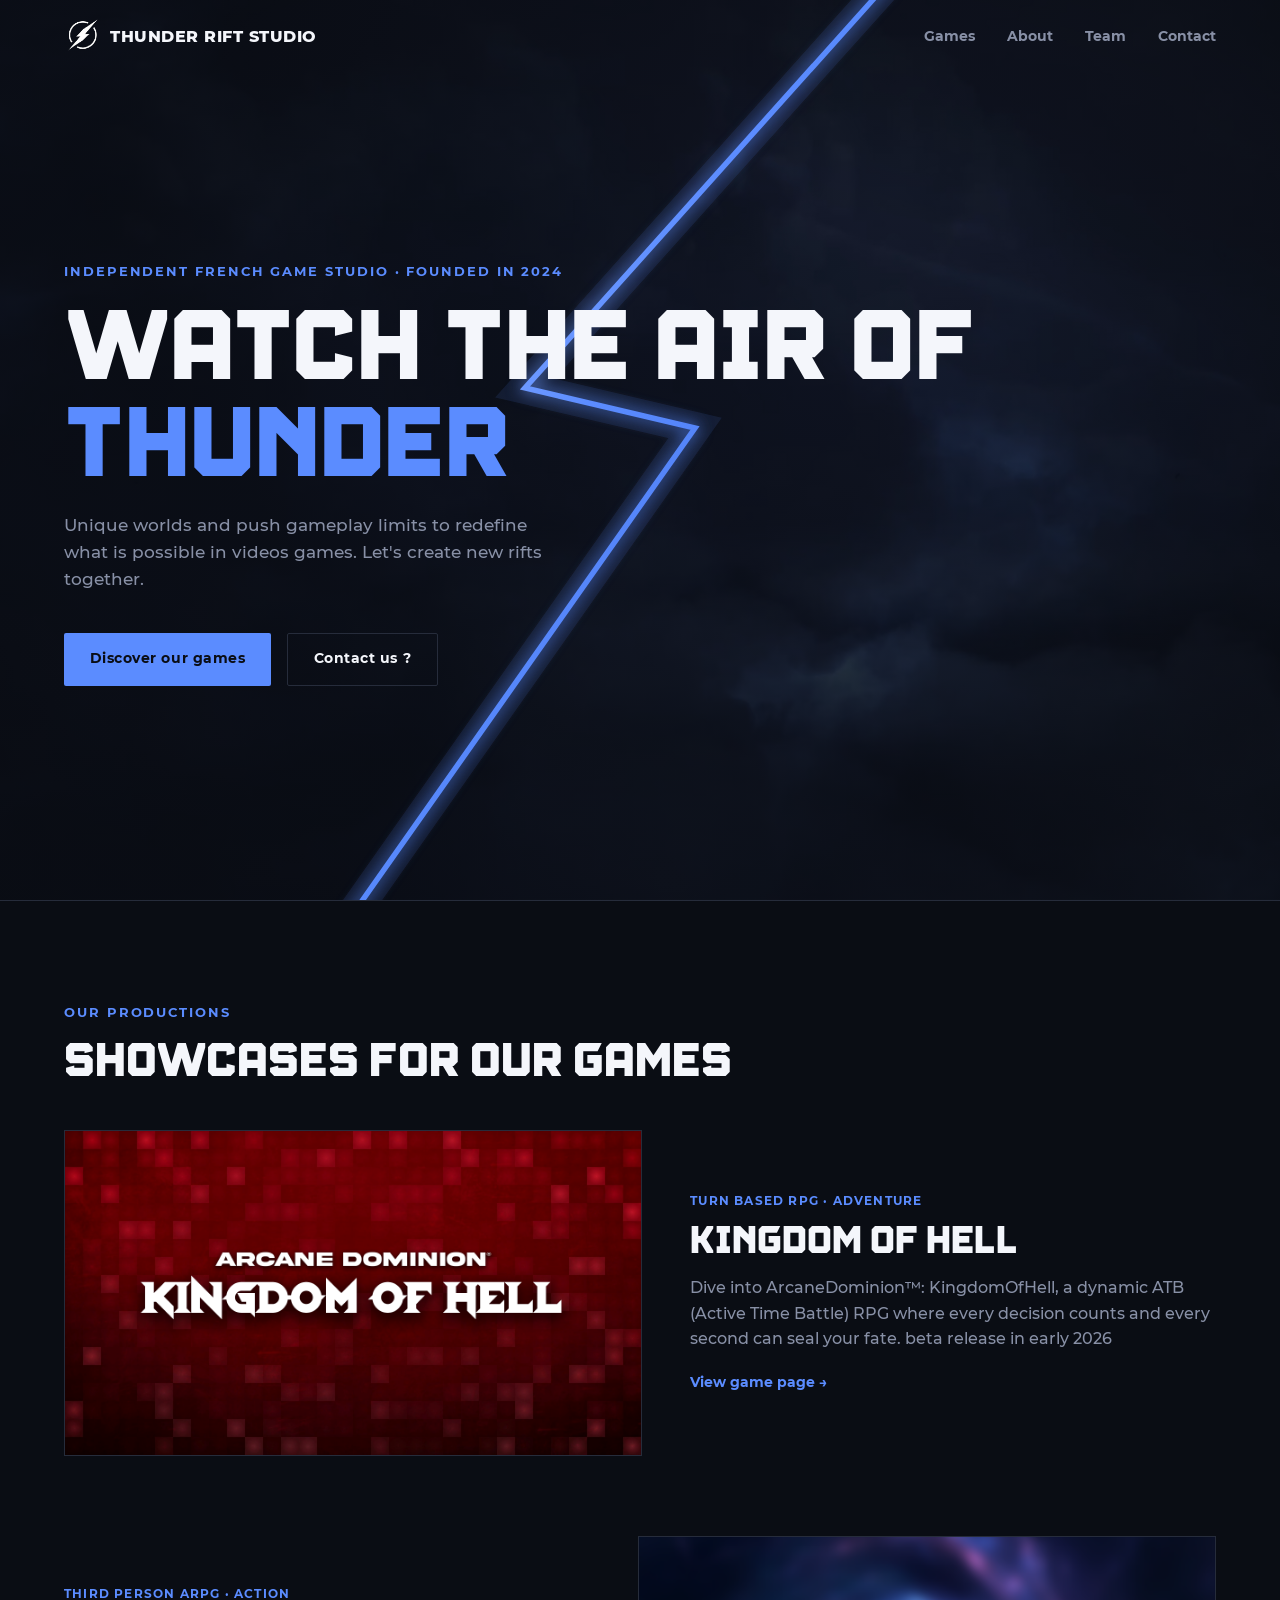
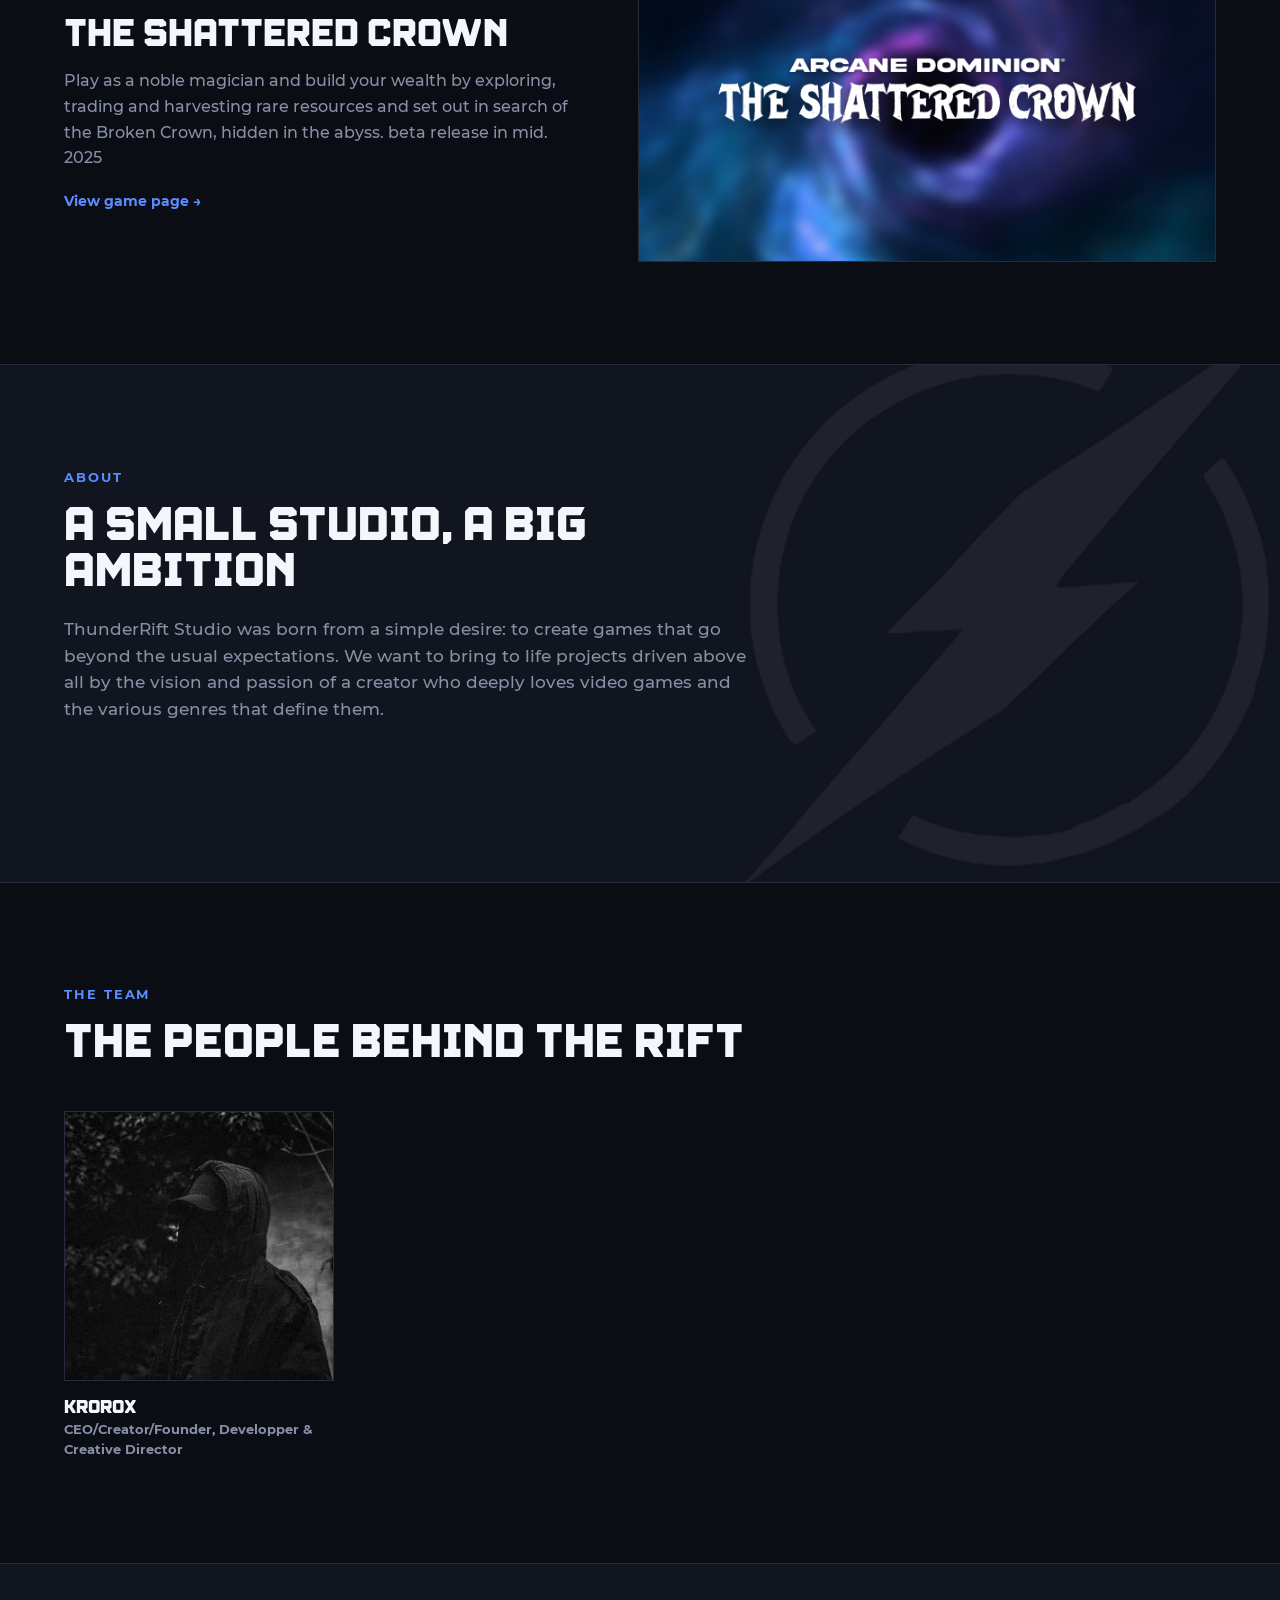
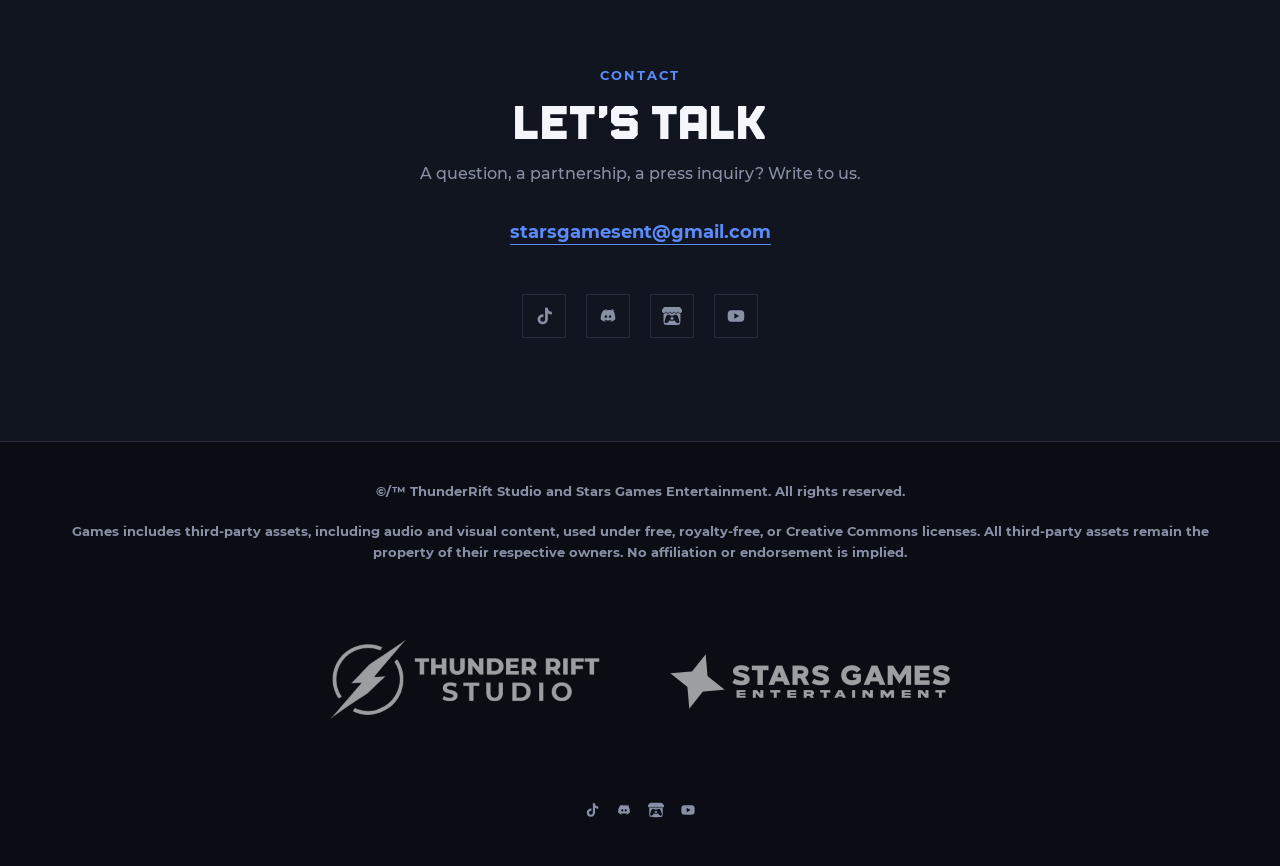
<file: index.html>
<!DOCTYPE html>
<html lang="en">
<head>
<meta charset="UTF-8">
<meta name="viewport" content="width=device-width, initial-scale=1.0">
<title>ThunderRift Studio - Official</title>
<meta name="description" content="ThunderRift Studio, an independent video game studio. Discover our games, our team, and our world born in the rift.">

<link rel="stylesheet" href="css/style.css">
<link rel="icon" href="img/logo.png" type="image/png">
</head>
<body>

<a class="skip-link" href="#main-content">Skip to main content</a>

<!-- Top anchor, used by the logo for "back to top" -->
<div id="top"></div>

<header class="site-header" id="site-header">
  <div class="header-inner">
    <a href="#top" class="logo-lockup" aria-label="ThunderRift Studio — Back to top">
      <img src="img/logo.png" alt="" class="logo-mark" width="36" height="36">
      <span class="logo-text">
        <span class="logo-word">THUNDER<span class="accent"> RIFT STUDIO</span></span>
      </span>
    </a>

    <nav class="main-nav" aria-label="Main navigation">
      <a href="#games">Games</a>
      <a href="#about">About</a>
      <a href="#team">Team</a>
      <a href="#contact">Contact</a>
    </nav>

    <button class="nav-toggle" id="navToggle" aria-expanded="false" aria-controls="mobileNav" aria-label="Open menu">
      <span></span><span></span><span></span>
    </button>
  </div>

  <nav id="mobileNav" class="mobile-nav" aria-label="Mobile navigation">
    <a href="#games">Games</a>
    <a href="#about">About</a>
    <a href="#team">Team</a>
    <a href="#contact">Contact</a>
  </nav>
</header>

<main id="main-content">

  <!-- ================= HERO ================= -->
  <section class="hero">
    <video class="hero-video" autoplay muted loop playsinline poster="img/hero-poster.jpg" aria-hidden="true">
      <source src="img/hero-bg.mp4" type="video/mp4">
    </video>
    <div class="hero-video-overlay" aria-hidden="true"></div>

    <div class="hero-bg" aria-hidden="true">
      <svg class="rift-svg" viewBox="0 0 1600 900" preserveAspectRatio="xMidYMid slice">
        <defs>
          <linearGradient id="boltGrad" x1="0%" y1="0%" x2="100%" y2="100%">
            <stop offset="0%"   stop-color="#C8DAFF"/>
            <stop offset="45%"  stop-color="#5B8CFF"/>
            <stop offset="100%" stop-color="#3A68E0"/>
          </linearGradient>
          <filter id="glow" x="-80%" y="-80%" width="260%" height="260%">
            <feGaussianBlur stdDeviation="8" result="blur"/>
            <feMerge>
              <feMergeNode in="blur"/>
              <feMergeNode in="SourceGraphic"/>
            </feMerge>
          </filter>
        </defs>

        <!-- Halo large et flou (derrière) -->
        <path class="bolt-halo"
          d="M 1055,-25 L 685,388 L 855,428 L 498,935"
          fill="none" stroke="#5B8CFF" stroke-width="32"
          stroke-linejoin="miter" stroke-linecap="butt"/>

        <!-- Éclair principal -->
        <path class="bolt-core" filter="url(#glow)"
          d="M 1055,-25 L 685,388 L 855,428 L 498,935"
          fill="none" stroke="url(#boltGrad)" stroke-width="5.5"
          stroke-linejoin="miter" stroke-linecap="butt"/>

        <!-- Reflet intérieur fin (disparaît après le draw) -->
        <path class="bolt-shine"
          d="M 1055,-25 L 685,388 L 855,428 L 498,935"
          fill="none" stroke="#FFFFFF" stroke-width="0.9"
          stroke-linejoin="miter" opacity="0.45"/>
      </svg>
    </div>

    <div class="hero-content">
      <p class="eyebrow">Independent French Game Studio · Founded in 2024</p>
      <h1 class="hero-title">watch the air of <span class="accent">thunder</span><br></h1>
      <p class="hero-sub">Unique worlds and push gameplay limits to redefine what is possible in videos games. Let's create new rifts together.</p>
      <div class="hero-actions">
        <a href="#games" class="btn btn-primary">Discover our games</a>
        <a href="#contact" class="btn btn-ghost">Contact us ?</a>
      </div>
    </div>

  </section>

  <!-- ================= GAMES ================= -->
  <section class="games" id="games">
    <div class="section-head">
      <p class="eyebrow">Our productions</p>
      <h2>Showcases for our games</h2>
    </div>

    <article class="game-card">
      <div class="game-media">
        <img src="img/game1.png" alt="KingdomOfHell game preview" loading="lazy">
      </div>
      <div class="game-info">
        <p class="game-tag">Turn Based RPG · Adventure</p>
        <h3>Kingdom Of Hell</h3>
        <p>Dive into ArcaneDominion™: KingdomOfHell, a dynamic ATB (Active Time Battle) RPG where every decision counts and every second can seal your fate. beta release in early 2026</p>
        <a href="https://thunderrift-sudio.itch.io/kingdomofhell" class="link-arrow">View game page →</a>
      </div>
    </article>

    <article class="game-card reverse">
      <div class="game-media">
        <img src="img/game2.png" alt="TheShatteredCrown game preview" loading="lazy">
      </div>
      <div class="game-info">
        <p class="game-tag">Third Person ARPG · Action</p>
        <h3>The Shattered Crown</h3>
        <p>Play as a noble magician and build your wealth by exploring, trading and harvesting rare resources and set out in search of the Broken Crown, hidden in the abyss. beta release in mid. 2025</p>
        <a href="https://thunderrift-sudio.itch.io/the-shattered-crown" class="link-arrow">View game page →</a>
      </div>
    </article>
  </section>

  <!-- ================= ABOUT ================= -->
  <section class="about" id="about">
    <img src="img/logo.png" alt="" class="about-watermark" aria-hidden="true">
    <div class="about-inner">
      <p class="eyebrow">About</p>
      <h2>A small studio, a big ambition</h2>
      <p class="about-lead">ThunderRift Studio was born from a simple desire: to create games that go beyond the usual expectations. We want to bring to life projects driven above all by the vision and passion of a creator who deeply loves video games and the various genres that define them.</p>
    </div>
  </section>

  <!-- ================= TEAM ================= -->
  <section class="team" id="team">
    <div class="section-head">
      <p class="eyebrow">The team</p>
      <h2>The people behind the rift</h2>
    </div>

    <div class="team-grid">
      <article class="team-card">
        <img src="img/team1.png" alt="PFP of KroRoX" loading="lazy">
        <h3>KroRoX</h3>
        <p class="team-role">CEO/Creator/Founder, Developper &amp; Creative Director</p>
      </article>
    </div>
  </section>

  <!-- ================= CONTACT / SOCIALS ================= -->
  <section class="contact" id="contact">
    <div class="contact-inner">
      <p class="eyebrow">Contact</p>
      <h2>Let's talk</h2>
      <p class="contact-lead">A question, a partnership, a press inquiry? Write to us.</p>
      <a href="mailto:starsgamesent@gmail.com" class="contact-email">starsgamesent@gmail.com</a>

      <div class="socials" aria-label="Social media">
        <a href="https://www.tiktok.com/@thunderriftstudio" aria-label="ThunderRift Studio on TikTok" class="social-link">
          <svg viewBox="0 0 24 24" width="20" height="20" aria-hidden="true"><path fill="currentColor" d="M16.6 2h-3.3v14.1c0 1.6-1.3 2.9-2.9 2.9a2.9 2.9 0 0 1-2.9-2.9 2.9 2.9 0 0 1 2.9-2.9c.3 0 .6 0 .9.1V9.9c-.3 0-.6-.1-.9-.1a6.2 6.2 0 0 0-6.2 6.2A6.2 6.2 0 0 0 10.4 22a6.2 6.2 0 0 0 6.2-6.2V8.6a8.2 8.2 0 0 0 4.8 1.5V6.8a4.8 4.8 0 0 1-4.8-4.8Z"/></svg>
        </a>
        <a href="https://discord.gg/MJ3hh37nez" aria-label="ThunderRift Studio on Discord" class="social-link">
          <svg viewBox="0 0 24 24" width="20" height="20" aria-hidden="true"><path fill="currentColor" d="M20.3 5.4A18 18 0 0 0 15.9 4l-.3.6a13 13 0 0 1 3.7 1.4 15 15 0 0 0-11.9 0A13 13 0 0 1 11 4.6L10.7 4a18 18 0 0 0-4.4 1.4C3.6 9.1 3 12.7 3.3 16.3A17.9 17.9 0 0 0 8.3 19l.7-1.2a11.5 11.5 0 0 1-1.9-.9l.5-.4a13 13 0 0 0 8.8 0l.5.4a11.5 11.5 0 0 1-1.9.9l.7 1.2a17.9 17.9 0 0 0 5-2.7c.4-4.2-.6-7.7-2.4-11ZM9.5 14.4c-.8 0-1.5-.8-1.5-1.7s.7-1.7 1.5-1.7 1.5.8 1.5 1.7-.7 1.7-1.5 1.7Zm5 0c-.8 0-1.5-.8-1.5-1.7s.7-1.7 1.5-1.7 1.5.8 1.5 1.7-.7 1.7-1.5 1.7Z"/></svg>
        </a>
        <a href="https://thunderrift-sudio.itch.io/" aria-label="ThunderRift Studio on Itch.io" class="social-link">
          <svg viewBox="0 0 24 24" width="20" height="20" aria-hidden="true"><path fill="currentColor" d="M3.13 1.338C2.08 1.96.02 4.328 0 4.95v1.03c0 1.303 1.22 2.45 2.325 2.45 1.33 0 2.436-1.102 2.436-2.41 0 1.308 1.07 2.41 2.4 2.41 1.328 0 2.362-1.102 2.362-2.41 0 1.308 1.137 2.41 2.466 2.41h.024c1.33 0 2.466-1.102 2.466-2.41 0 1.308 1.034 2.41 2.363 2.41 1.33 0 2.4-1.102 2.4-2.41 0 1.308 1.106 2.41 2.435 2.41C22.78 8.43 24 7.282 24 5.98V4.95c-.02-.62-2.082-2.99-3.13-3.612-3.253-.114-5.508-.134-8.87-.133-3.362 0-7.945.053-8.87.133zm6.376 6.477a2.74 2.74 0 0 1-.468.602c-.5.49-1.19.795-1.947.795a2.786 2.786 0 0 1-1.95-.795c-.182-.178-.32-.37-.446-.59-.127.222-.303.412-.486.59a2.788 2.788 0 0 1-1.95.795c-.092 0-.187-.025-.264-.052-.107 1.113-.152 2.176-.168 2.95v.005l-.006 1.167c.02 2.334-.23 7.564 1.03 8.85 1.952.454 5.545.662 9.15.663 3.605 0 7.198-.21 9.15-.664 1.26-1.284 1.01-6.514 1.03-8.848l-.006-1.167v-.004c-.016-.775-.06-1.838-.168-2.95-.077.026-.172.052-.263.052a2.788 2.788 0 0 1-1.95-.795c-.184-.178-.36-.368-.486-.59-.127.22-.265.412-.447.59a2.786 2.786 0 0 1-1.95.794c-.76 0-1.446-.303-1.948-.793a2.74 2.74 0 0 1-.468-.602 2.738 2.738 0 0 1-.463.602 2.787 2.787 0 0 1-1.95.794h-.16a2.787 2.787 0 0 1-1.95-.793 2.738 2.738 0 0 1-.464-.602zm-2.004 2.59v.002c.795.002 1.5 0 2.373.953.687-.072 1.406-.108 2.125-.107.72 0 1.438.035 2.125.107.873-.953 1.578-.95 2.372-.953.376 0 1.876 0 2.92 2.934l1.123 4.028c.832 2.995-.266 3.068-1.636 3.07-2.03-.075-3.156-1.55-3.156-3.025-1.124.184-2.436.276-3.748.277-1.312 0-2.624-.093-3.748-.277 0 1.475-1.125 2.95-3.156 3.026-1.37-.004-2.468-.077-1.636-3.072l1.122-4.027c1.045-2.934 2.545-2.934 2.92-2.934zM12 12.714c-.002.002-2.14 1.964-2.523 2.662l1.4-.056v1.22c0 .056.56.033 1.123.007.562.026 1.124.05 1.124-.008v-1.22l1.4.055C14.138 14.677 12 12.713 12 12.713z"/></svg>
        </a>
        <a href="https://www.youtube.com/@ThunderRiftStudio" aria-label="ThunderRift Studio on YouTube" class="social-link">
          <svg viewBox="0 0 24 24" width="20" height="20" aria-hidden="true"><path fill="currentColor" d="M22 12s0-3.1-.4-4.6a3 3 0 0 0-2.1-2.1C17.9 5 12 5 12 5s-5.9 0-7.5.3a3 3 0 0 0-2.1 2.1C2 8.9 2 12 2 12s0 3.1.4 4.6a3 3 0 0 0 2.1 2.1C6.1 19 12 19 12 19s5.9 0 7.5-.3a3 3 0 0 0 2.1-2.1c.4-1.5.4-4.6.4-4.6ZM10 15.3V8.7L15.8 12 10 15.3Z"/></svg>
        </a>
      </div>
    </div>
  </section>

</main>

<!-- ================= FOOTER ================= -->
<footer class="site-footer">
  <div class="footer-inner">
    <p class="footer-copy">©/™ ThunderRift Studio and Stars Games Entertainment. All rights reserved.</p>
    <p class="footer-copy">Games includes third-party assets, including audio and visual content,
used under free, royalty-free, or Creative Commons licenses. All third-party assets remain the property of their respective owners.
No affiliation or endorsement is implied.</p>

    <ul class="studio-logos" aria-label="Our partner studios">
      <li><img src="img/studio1.png" alt="Partner studio logo 1" loading="lazy"></li>
      <li><img src="img/studio2.png" alt="Partner studio logo 2" loading="lazy"></li>
    </ul>

    <div class="footer-socials" aria-label="Social media">
      <a href="https://www.tiktok.com/@thunderriftstudio" aria-label="TikTok"><svg viewBox="0 0 24 24" width="16" height="16" aria-hidden="true"><path fill="currentColor" d="M16.6 2h-3.3v14.1c0 1.6-1.3 2.9-2.9 2.9a2.9 2.9 0 0 1-2.9-2.9 2.9 2.9 0 0 1 2.9-2.9c.3 0 .6 0 .9.1V9.9c-.3 0-.6-.1-.9-.1a6.2 6.2 0 0 0-6.2 6.2A6.2 6.2 0 0 0 10.4 22a6.2 6.2 0 0 0 6.2-6.2V8.6a8.2 8.2 0 0 0 4.8 1.5V6.8a4.8 4.8 0 0 1-4.8-4.8Z"/></svg></a>
      <a href="https://discord.gg/MJ3hh37nez" aria-label="Discord"><svg viewBox="0 0 24 24" width="16" height="16" aria-hidden="true"><path fill="currentColor" d="M20.3 5.4A18 18 0 0 0 15.9 4l-.3.6a13 13 0 0 1 3.7 1.4 15 15 0 0 0-11.9 0A13 13 0 0 1 11 4.6L10.7 4a18 18 0 0 0-4.4 1.4C3.6 9.1 3 12.7 3.3 16.3A17.9 17.9 0 0 0 8.3 19l.7-1.2a11.5 11.5 0 0 1-1.9-.9l.5-.4a13 13 0 0 0 8.8 0l.5.4a11.5 11.5 0 0 1-1.9.9l.7 1.2a17.9 17.9 0 0 0 5-2.7c.4-4.2-.6-7.7-2.4-11ZM9.5 14.4c-.8 0-1.5-.8-1.5-1.7s.7-1.7 1.5-1.7 1.5.8 1.5 1.7-.7 1.7-1.5 1.7Zm5 0c-.8 0-1.5-.8-1.5-1.7s.7-1.7 1.5-1.7 1.5.8 1.5 1.7-.7 1.7-1.5 1.7Z"/></svg></a>
      <a href="https://thunderrift-sudio.itch.io/" aria-label="Itch.io"><svg viewBox="0 0 24 24" width="16" height="16" aria-hidden="true"><path fill="currentColor" d="M3.13 1.338C2.08 1.96.02 4.328 0 4.95v1.03c0 1.303 1.22 2.45 2.325 2.45 1.33 0 2.436-1.102 2.436-2.41 0 1.308 1.07 2.41 2.4 2.41 1.328 0 2.362-1.102 2.362-2.41 0 1.308 1.137 2.41 2.466 2.41h.024c1.33 0 2.466-1.102 2.466-2.41 0 1.308 1.034 2.41 2.363 2.41 1.33 0 2.4-1.102 2.4-2.41 0 1.308 1.106 2.41 2.435 2.41C22.78 8.43 24 7.282 24 5.98V4.95c-.02-.62-2.082-2.99-3.13-3.612-3.253-.114-5.508-.134-8.87-.133-3.362 0-7.945.053-8.87.133zm6.376 6.477a2.74 2.74 0 0 1-.468.602c-.5.49-1.19.795-1.947.795a2.786 2.786 0 0 1-1.95-.795c-.182-.178-.32-.37-.446-.59-.127.222-.303.412-.486.59a2.788 2.788 0 0 1-1.95.795c-.092 0-.187-.025-.264-.052-.107 1.113-.152 2.176-.168 2.95v.005l-.006 1.167c.02 2.334-.23 7.564 1.03 8.85 1.952.454 5.545.662 9.15.663 3.605 0 7.198-.21 9.15-.664 1.26-1.284 1.01-6.514 1.03-8.848l-.006-1.167v-.004c-.016-.775-.06-1.838-.168-2.95-.077.026-.172.052-.263.052a2.788 2.788 0 0 1-1.95-.795c-.184-.178-.36-.368-.486-.59-.127.22-.265.412-.447.59a2.786 2.786 0 0 1-1.95.794c-.76 0-1.446-.303-1.948-.793a2.74 2.74 0 0 1-.468-.602 2.738 2.738 0 0 1-.463.602 2.787 2.787 0 0 1-1.95.794h-.16a2.787 2.787 0 0 1-1.95-.793 2.738 2.738 0 0 1-.464-.602zm-2.004 2.59v.002c.795.002 1.5 0 2.373.953.687-.072 1.406-.108 2.125-.107.72 0 1.438.035 2.125.107.873-.953 1.578-.95 2.372-.953.376 0 1.876 0 2.92 2.934l1.123 4.028c.832 2.995-.266 3.068-1.636 3.07-2.03-.075-3.156-1.55-3.156-3.025-1.124.184-2.436.276-3.748.277-1.312 0-2.624-.093-3.748-.277 0 1.475-1.125 2.95-3.156 3.026-1.37-.004-2.468-.077-1.636-3.072l1.122-4.027c1.045-2.934 2.545-2.934 2.92-2.934zM12 12.714c-.002.002-2.14 1.964-2.523 2.662l1.4-.056v1.22c0 .056.56.033 1.123.007.562.026 1.124.05 1.124-.008v-1.22l1.4.055C14.138 14.677 12 12.713 12 12.713z"/></svg></a>
      <a href="https://www.youtube.com/@ThunderRiftStudio" aria-label="YouTube"><svg viewBox="0 0 24 24" width="16" height="16" aria-hidden="true"><path fill="currentColor" d="M22 12s0-3.1-.4-4.6a3 3 0 0 0-2.1-2.1C17.9 5 12 5 12 5s-5.9 0-7.5.3a3 3 0 0 0-2.1 2.1C2 8.9 2 12 2 12s0 3.1.4 4.6a3 3 0 0 0 2.1 2.1C6.1 19 12 19 12 19s5.9 0 7.5-.3a3 3 0 0 0 2.1-2.1c.4-1.5.4-4.6.4-4.6ZM10 15.3V8.7L15.8 12 10 15.3Z"/></svg></a>
    </div>
  </div>
</footer>

<a href="#top" class="back-to-top" id="backToTop" aria-label="Back to top">↑</a>

<script src="js/script.js"></script>
</body>
</html>
</file>
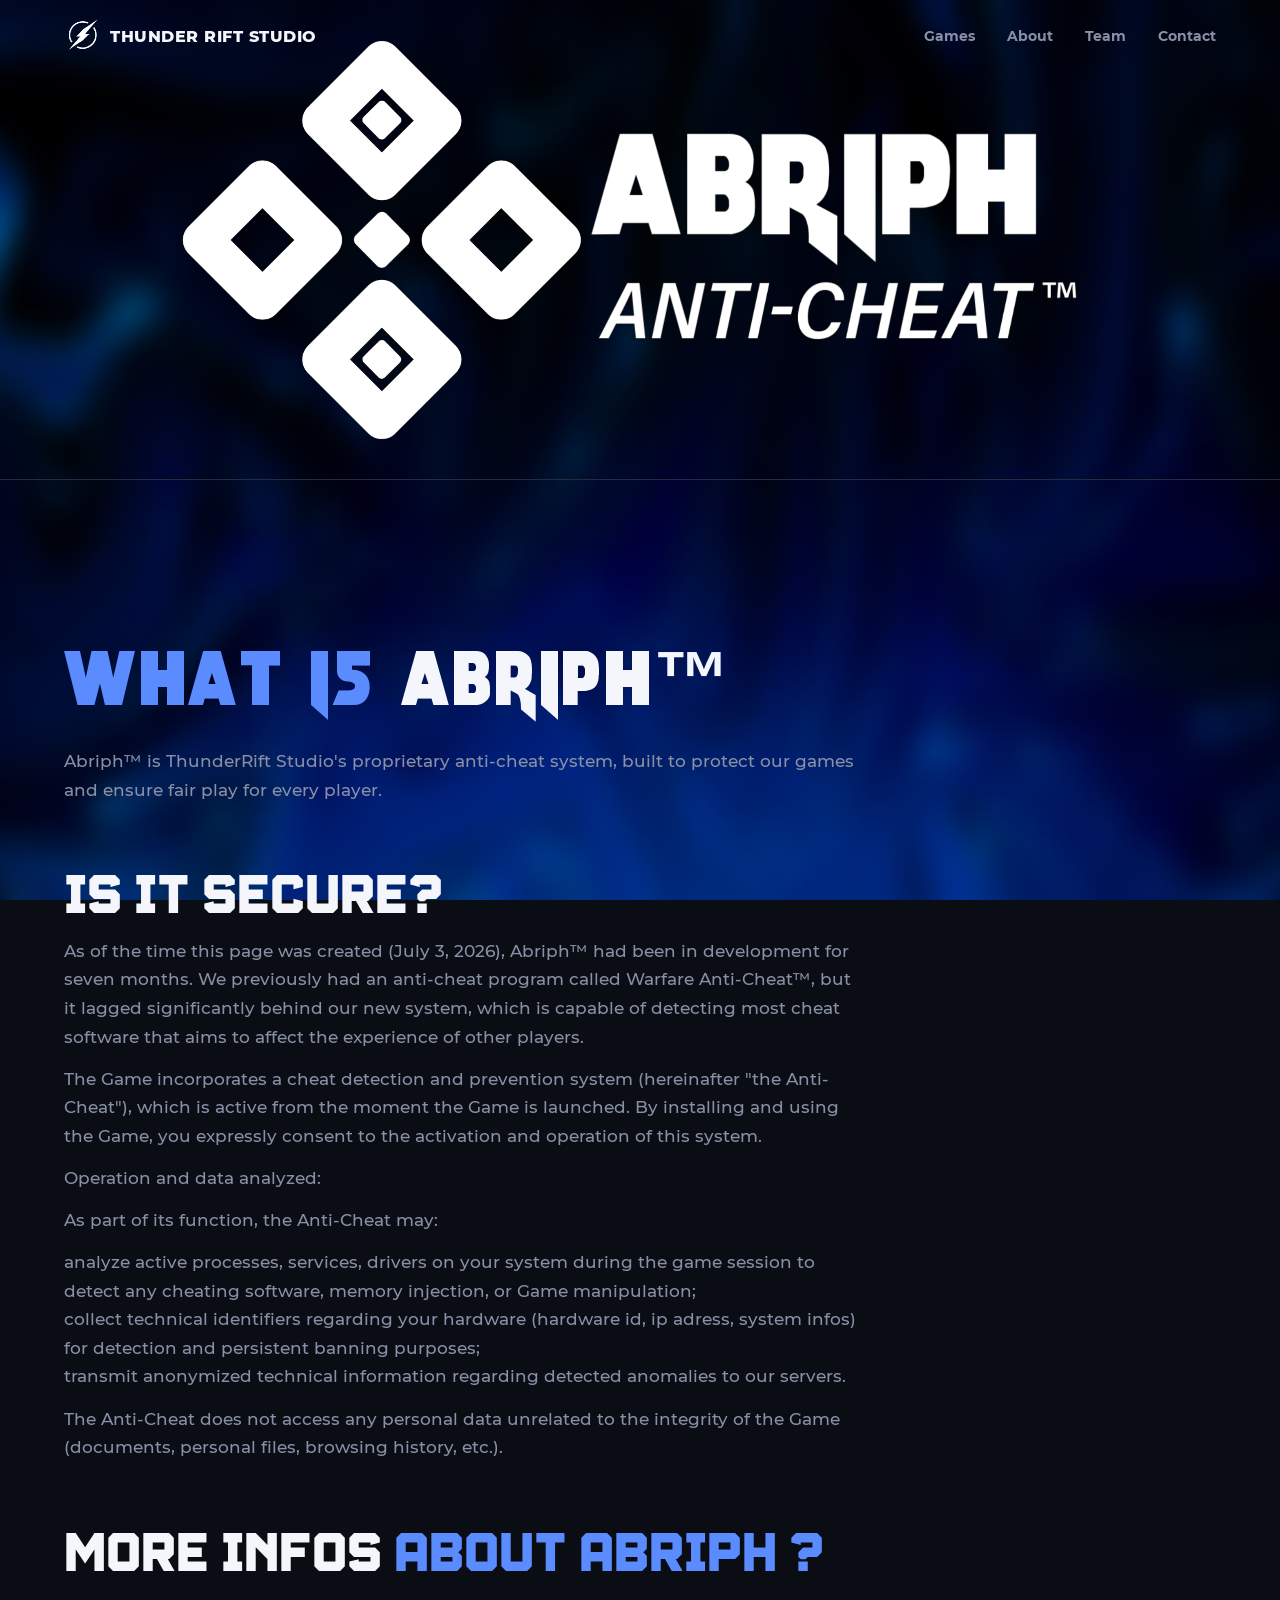
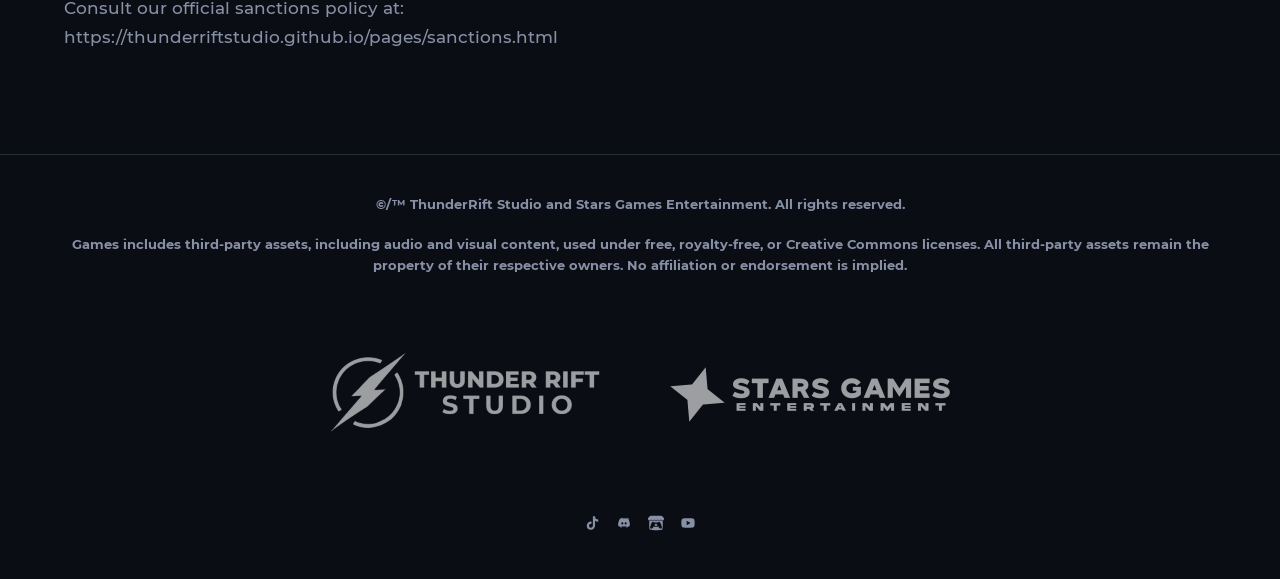
<file: pages/abriph.html>
<!DOCTYPE html>
<html lang="en">
<head>
<meta charset="UTF-8">
<meta name="viewport" content="width=device-width, initial-scale=1.0">
<title>Abriph — Anti-Cheat · ThunderRift Studio</title>
<meta name="description" content="Abriph is ThunderRift Studio's proprietary anti-cheat system. Learn more about how it protects our games.">

<link rel="stylesheet" href="../css/style.css">
<link rel="icon" href="../img/logo.png" type="image/png">
</head>
<body>

<a class="skip-link" href="#main-content">Skip to main content</a>
<div id="top"></div>

<header class="site-header" id="site-header">
  <div class="header-inner">
    <a href="../index.html" class="logo-lockup" aria-label="ThunderRift Studio — Back to home">
      <img src="../img/logo.png" alt="" class="logo-mark" width="36" height="36">
      <span class="logo-text">
        <span class="logo-word">THUNDER<span class="accent"> RIFT STUDIO</span></span>
      </span>
    </a>

    <nav class="main-nav" aria-label="Main navigation">
      <a href="../index.html#games">Games</a>
      <a href="../index.html#about">About</a>
      <a href="../index.html#team">Team</a>
      <a href="../index.html#contact">Contact</a>
    </nav>

    <button class="nav-toggle" id="navToggle" aria-expanded="false" aria-controls="mobileNav" aria-label="Open menu">
      <span></span><span></span><span></span>
    </button>
  </div>

  <nav id="mobileNav" class="mobile-nav" aria-label="Mobile navigation">
    <a href="../index.html#games">Games</a>
    <a href="../index.html#about">About</a>
    <a href="../index.html#team">Team</a>
    <a href="../index.html#contact">Contact</a>
  </nav>
</header>


<main id="main-content">

  <img
    src="../img/abriph-banner.png"
    alt="Abriph Anti-Cheat banner"
    class="abriph-banner"
    loading="eager">

  <div class="page-hero">
    <div class="page-block">
      <h1 class="abriph-title">
        <span class="accent">What is</span> Abriph™
      </h1>
      <p class="page-block-text">
        Abriph™ is ThunderRift Studio's proprietary anti-cheat system,
        built to protect our games and ensure fair play for every player.
      </p>
    </div>

    <div class="page-block">

      <h2 class="page-block-title">Is it secure?</h2>

      <p class="page-block-text">
        As of the time this page was created (July 3, 2026), Abriph™ had been in development for seven months. We previously had an anti-cheat program called Warfare Anti-Cheat™, but it lagged significantly behind our new system, which is capable of detecting most cheat software that aims to affect the experience of other players.
      </p>
    <p class="page-block-text">
      The Game incorporates a cheat detection and prevention system (hereinafter "the Anti-Cheat"), which is active from the moment the Game is launched. By installing and using the Game, you expressly consent to the activation and operation of this system.
    </p>

    <p class="page-block-text">
      Operation and data analyzed:
    </p>

    <p class="page-block-text">
      As part of its function, the Anti-Cheat may:
    </p>

    <ul class="page-block-text">
      <li>analyze active processes, services, drivers on your system during the game session to detect any cheating software, memory injection, or Game manipulation;</li>
      <li>collect technical identifiers regarding your hardware (hardware id, ip adress, system infos) for detection and persistent banning purposes;</li>
      <li>transmit anonymized technical information regarding detected anomalies to our servers.</li>
    </ul>

    <p class="page-block-text">
      The Anti-Cheat does not access any personal data unrelated to the integrity of the Game (documents, personal files, browsing history, etc.).
    </p>

    </div>


    <div class="page-block">

      <h2 class="page-block-title">More infos <span class="accent">about abriph ?</span></h2>

      <p class="page-block-text">
        Consult our official sanctions policy at: https://thunderriftstudio.github.io/pages/sanctions.html
      </p>

    </div>


  </div>
</main>


<footer class="site-footer">
  <div class="footer-inner">
    <p class="footer-copy">©/™ ThunderRift Studio and Stars Games Entertainment. All rights reserved.</p>
    <p class="footer-copy">Games includes third-party assets, including audio and visual content,
used under free, royalty-free, or Creative Commons licenses. All third-party assets remain the property of their respective owners.
No affiliation or endorsement is implied.</p>

    <ul class="studio-logos" aria-label="Our partner studios">
      <li><img src="../img/studio1.png" alt="Partner studio logo 1" loading="lazy"></li>
      <li><img src="../img/studio2.png" alt="Partner studio logo 2" loading="lazy"></li>
    </ul>

    <div class="footer-socials" aria-label="Social media">
      <a href="https://www.tiktok.com/@thunderriftstudio" aria-label="TikTok"><svg viewBox="0 0 24 24" width="16" height="16" aria-hidden="true"><path fill="currentColor" d="M16.6 2h-3.3v14.1c0 1.6-1.3 2.9-2.9 2.9a2.9 2.9 0 0 1-2.9-2.9 2.9 2.9 0 0 1 2.9-2.9c.3 0 .6 0 .9.1V9.9c-.3 0-.6-.1-.9-.1a6.2 6.2 0 0 0-6.2 6.2A6.2 6.2 0 0 0 10.4 22a6.2 6.2 0 0 0 6.2-6.2V8.6a8.2 8.2 0 0 0 4.8 1.5V6.8a4.8 4.8 0 0 1-4.8-4.8Z"/></svg></a>
      <a href="https://discord.gg/MJ3hh37nez" aria-label="Discord"><svg viewBox="0 0 24 24" width="16" height="16" aria-hidden="true"><path fill="currentColor" d="M20.3 5.4A18 18 0 0 0 15.9 4l-.3.6a13 13 0 0 1 3.7 1.4 15 15 0 0 0-11.9 0A13 13 0 0 1 11 4.6L10.7 4a18 18 0 0 0-4.4 1.4C3.6 9.1 3 12.7 3.3 16.3A17.9 17.9 0 0 0 8.3 19l.7-1.2a11.5 11.5 0 0 1-1.9-.9l.5-.4a13 13 0 0 0 8.8 0l.5.4a11.5 11.5 0 0 1-1.9.9l.7 1.2a17.9 17.9 0 0 0 5-2.7c.4-4.2-.6-7.7-2.4-11ZM9.5 14.4c-.8 0-1.5-.8-1.5-1.7s.7-1.7 1.5-1.7 1.5.8 1.5 1.7-.7 1.7-1.5 1.7Zm5 0c-.8 0-1.5-.8-1.5-1.7s.7-1.7 1.5-1.7 1.5.8 1.5 1.7-.7 1.7-1.5 1.7Z"/></svg></a>
      <a href="https://thunderrift-sudio.itch.io/" aria-label="Itch.io"><svg viewBox="0 0 24 24" width="16" height="16" aria-hidden="true"><path fill="currentColor" d="M3.13 1.338C2.08 1.96.02 4.328 0 4.95v1.03c0 1.303 1.22 2.45 2.325 2.45 1.33 0 2.436-1.102 2.436-2.41 0 1.308 1.07 2.41 2.4 2.41 1.328 0 2.362-1.102 2.362-2.41 0 1.308 1.137 2.41 2.466 2.41h.024c1.33 0 2.466-1.102 2.466-2.41 0 1.308 1.034 2.41 2.363 2.41 1.33 0 2.4-1.102 2.4-2.41 0 1.308 1.106 2.41 2.435 2.41C22.78 8.43 24 7.282 24 5.98V4.95c-.02-.62-2.082-2.99-3.13-3.612-3.253-.114-5.508-.134-8.87-.133-3.362 0-7.945.053-8.87.133zm6.376 6.477a2.74 2.74 0 0 1-.468.602c-.5.49-1.19.795-1.947.795a2.786 2.786 0 0 1-1.95-.795c-.182-.178-.32-.37-.446-.59-.127.222-.303.412-.486.59a2.788 2.788 0 0 1-1.95.795c-.092 0-.187-.025-.264-.052-.107 1.113-.152 2.176-.168 2.95v.005l-.006 1.167c.02 2.334-.23 7.564 1.03 8.85 1.952.454 5.545.662 9.15.663 3.605 0 7.198-.21 9.15-.664 1.26-1.284 1.01-6.514 1.03-8.848l-.006-1.167v-.004c-.016-.775-.06-1.838-.168-2.95-.077.026-.172.052-.263.052a2.788 2.788 0 0 1-1.95-.795c-.184-.178-.36-.368-.486-.59-.127.22-.265.412-.447.59a2.786 2.786 0 0 1-1.95.794c-.76 0-1.446-.303-1.948-.793a2.74 2.74 0 0 1-.468-.602 2.738 2.738 0 0 1-.463.602 2.787 2.787 0 0 1-1.95.794h-.16a2.787 2.787 0 0 1-1.95-.793 2.738 2.738 0 0 1-.464-.602zm-2.004 2.59v.002c.795.002 1.5 0 2.373.953.687-.072 1.406-.108 2.125-.107.72 0 1.438.035 2.125.107.873-.953 1.578-.95 2.372-.953.376 0 1.876 0 2.92 2.934l1.123 4.028c.832 2.995-.266 3.068-1.636 3.07-2.03-.075-3.156-1.55-3.156-3.025-1.124.184-2.436.276-3.748.277-1.312 0-2.624-.093-3.748-.277 0 1.475-1.125 2.95-3.156 3.026-1.37-.004-2.468-.077-1.636-3.072l1.122-4.027c1.045-2.934 2.545-2.934 2.92-2.934zM12 12.714c-.002.002-2.14 1.964-2.523 2.662l1.4-.056v1.22c0 .056.56.033 1.123.007.562.026 1.124.05 1.124-.008v-1.22l1.4.055C14.138 14.677 12 12.713 12 12.713z"/></svg></a>
      <a href="https://www.youtube.com/@ThunderRiftStudio" aria-label="YouTube"><svg viewBox="0 0 24 24" width="16" height="16" aria-hidden="true"><path fill="currentColor" d="M22 12s0-3.1-.4-4.6a3 3 0 0 0-2.1-2.1C17.9 5 12 5 12 5s-5.9 0-7.5.3a3 3 0 0 0-2.1 2.1C2 8.9 2 12 2 12s0 3.1.4 4.6a3 3 0 0 0 2.1 2.1C6.1 19 12 19 12 19s5.9 0 7.5-.3a3 3 0 0 0 2.1-2.1c.4-1.5.4-4.6.4-4.6ZM10 15.3V8.7L15.8 12 10 15.3Z"/></svg></a>
    </div>
  </div>
</footer>

<a href="#top" class="back-to-top" id="backToTop" aria-label="Back to top">↑</a>

<script src="../js/script.js"></script>
</body>
</html>
</file>
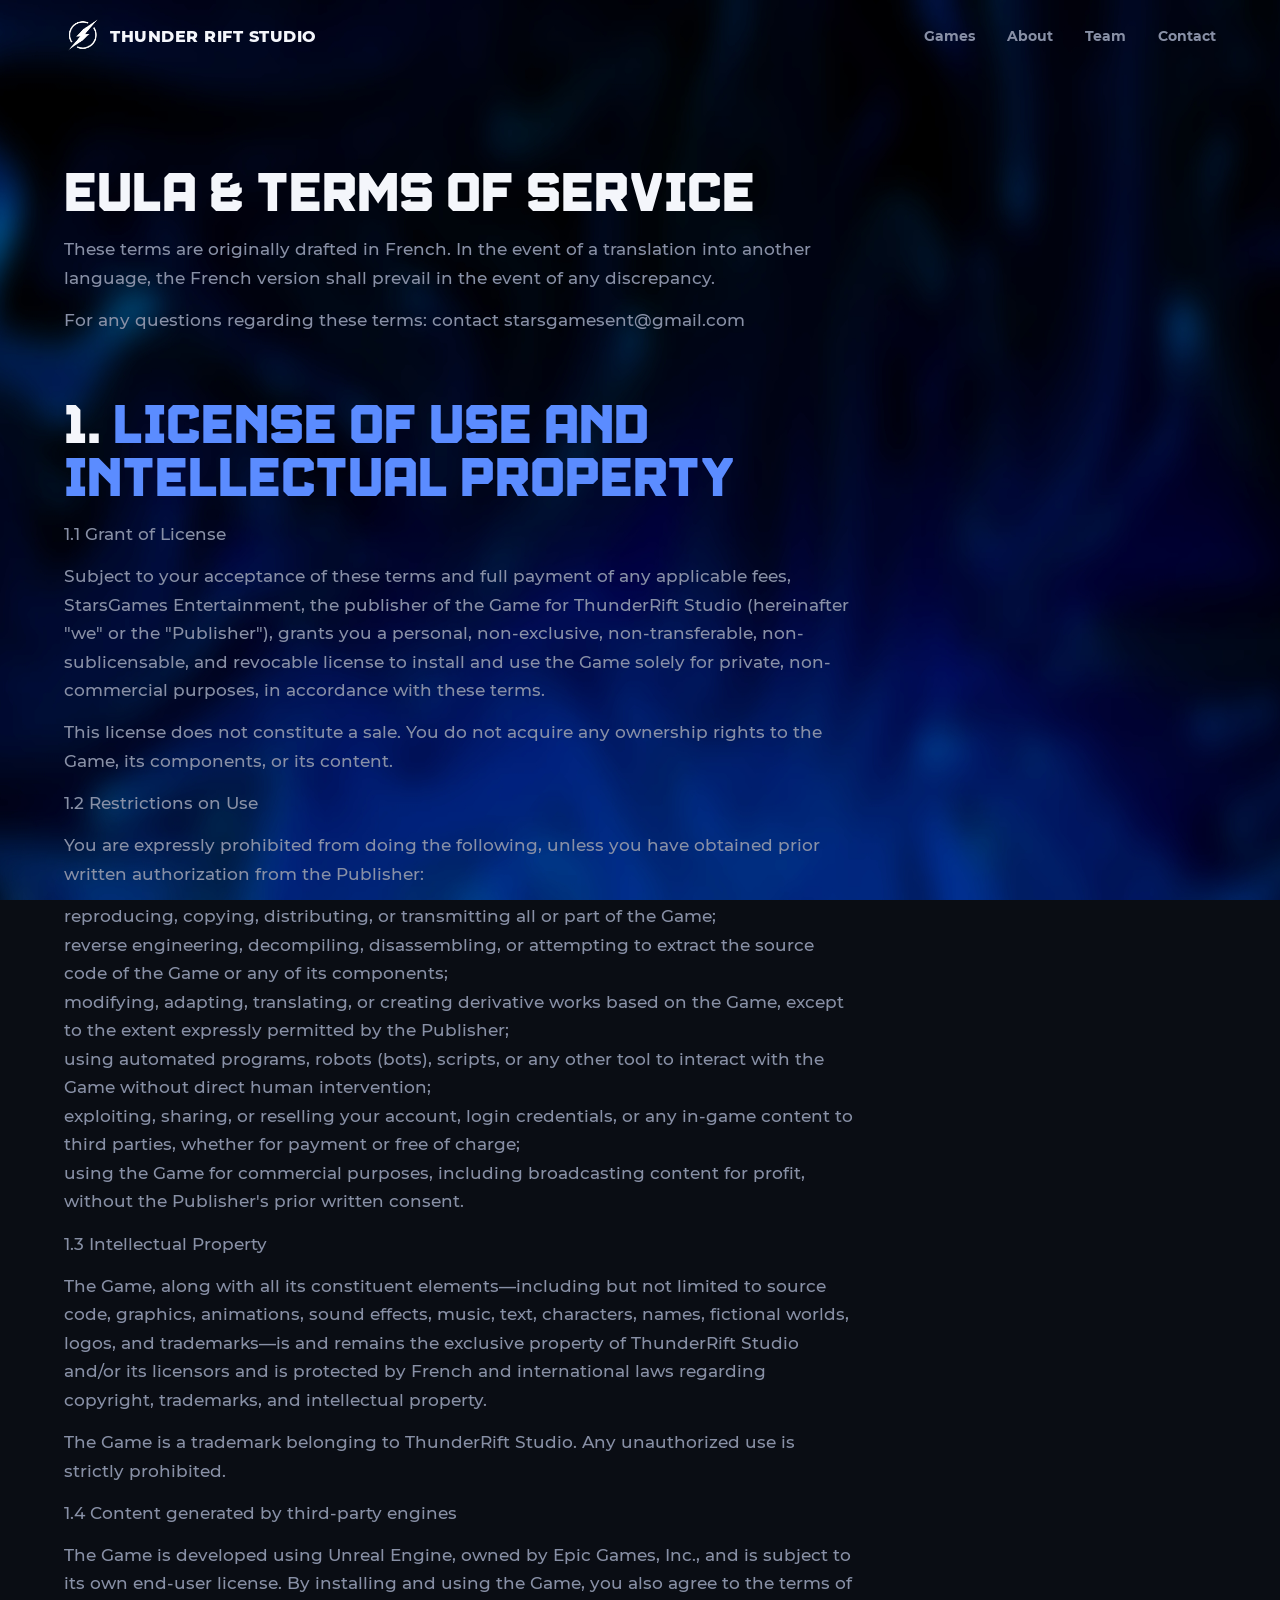
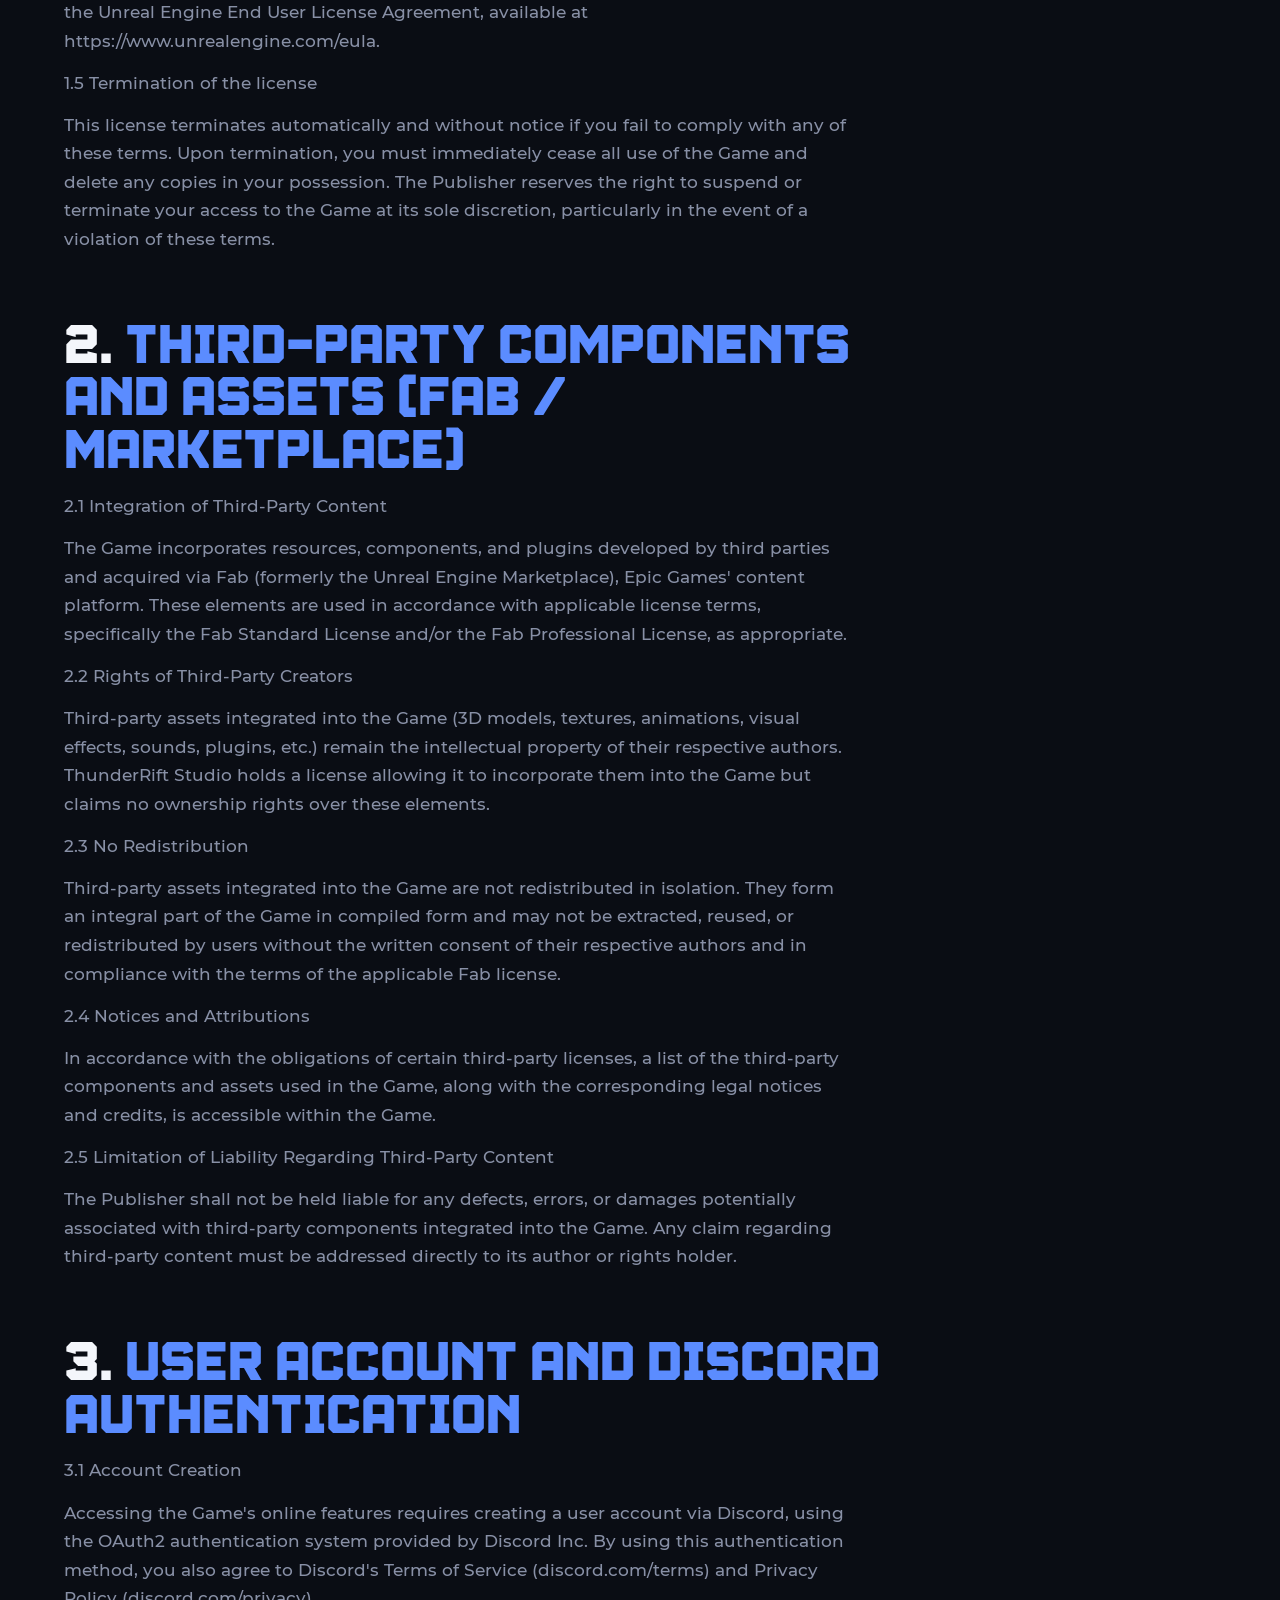
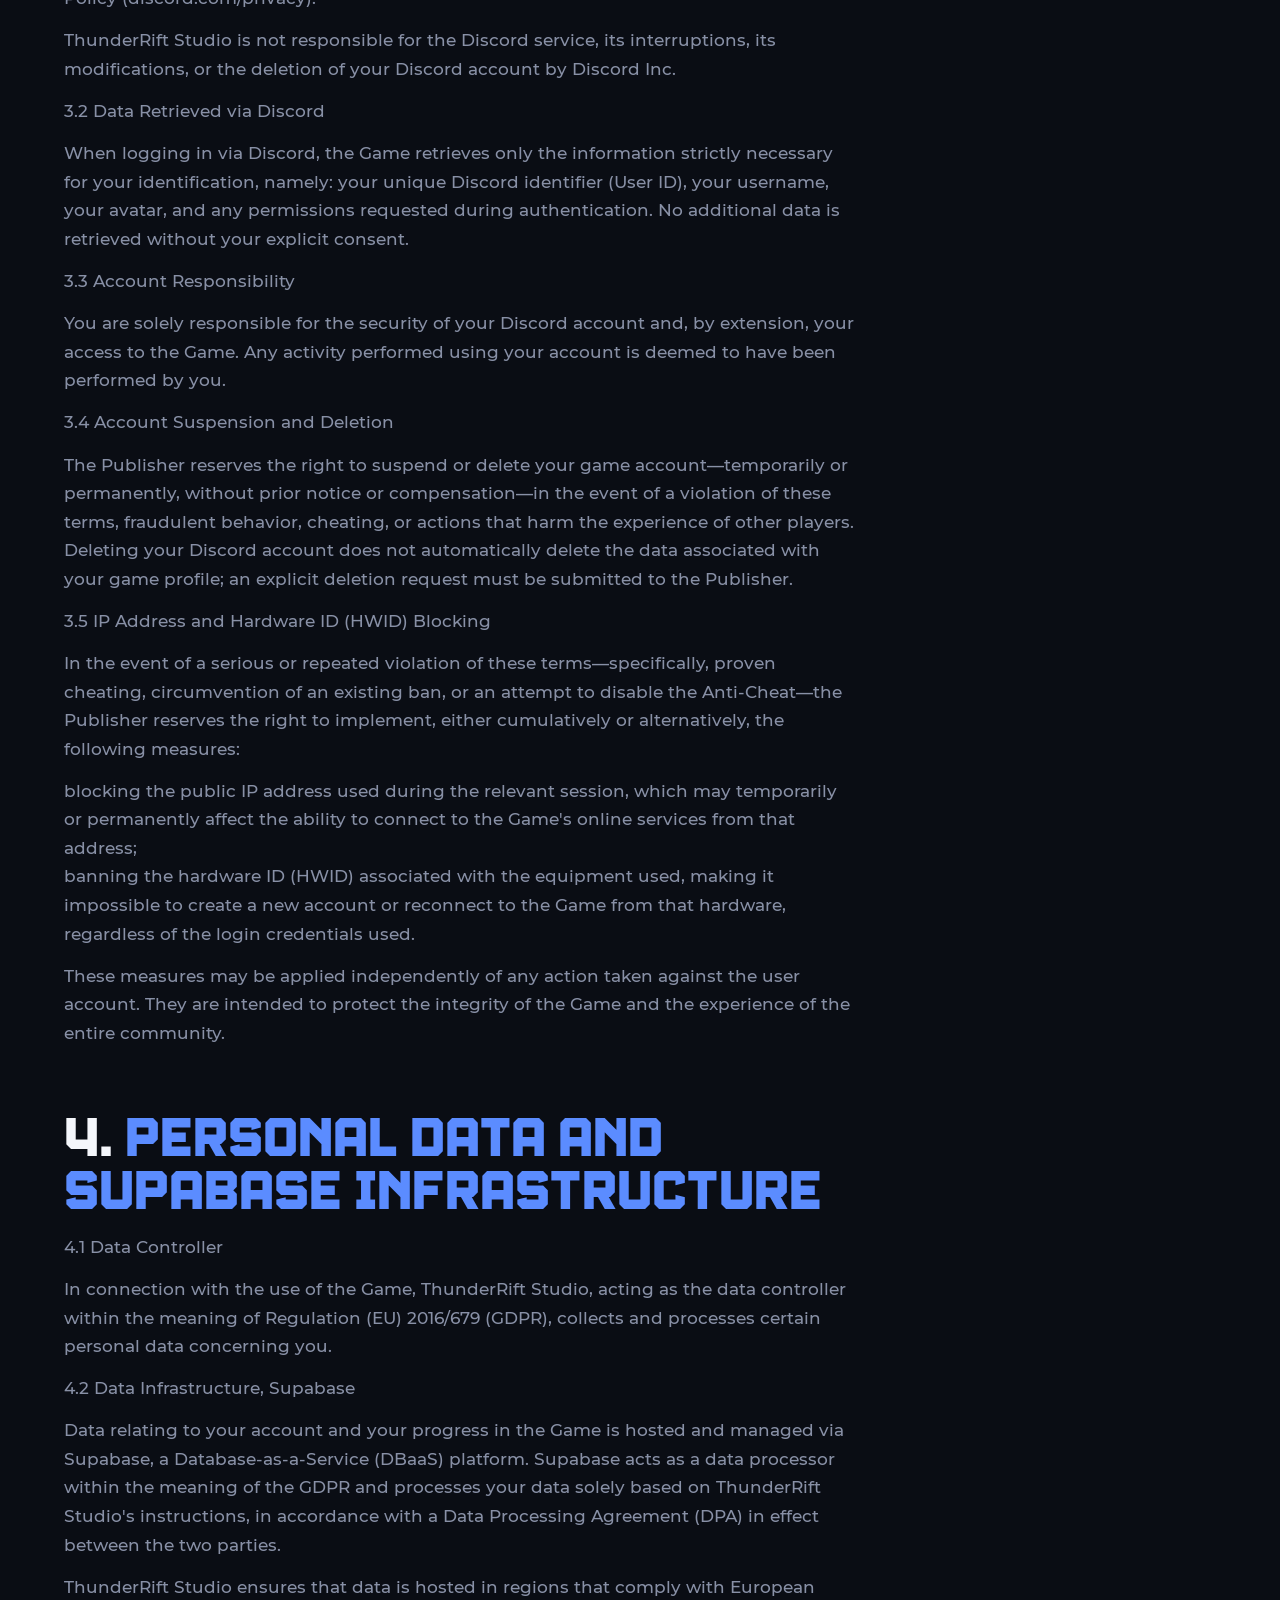
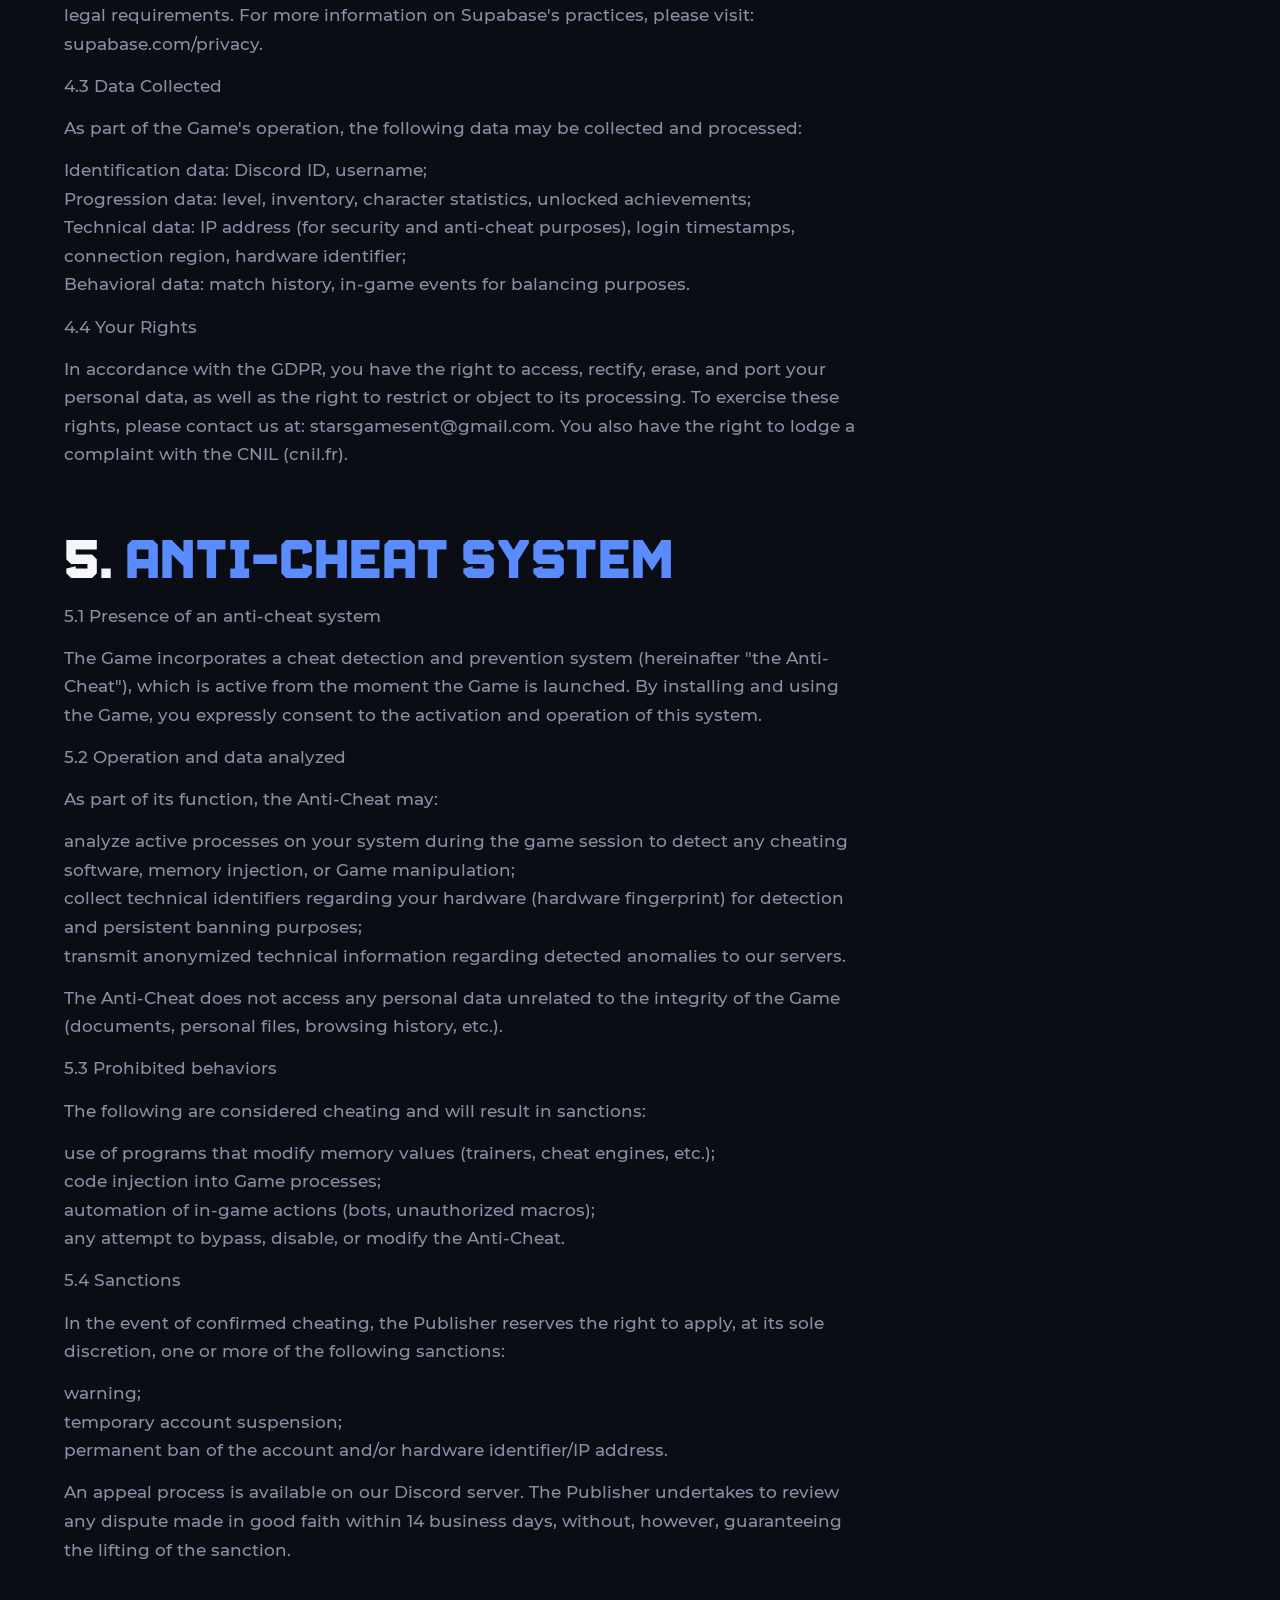
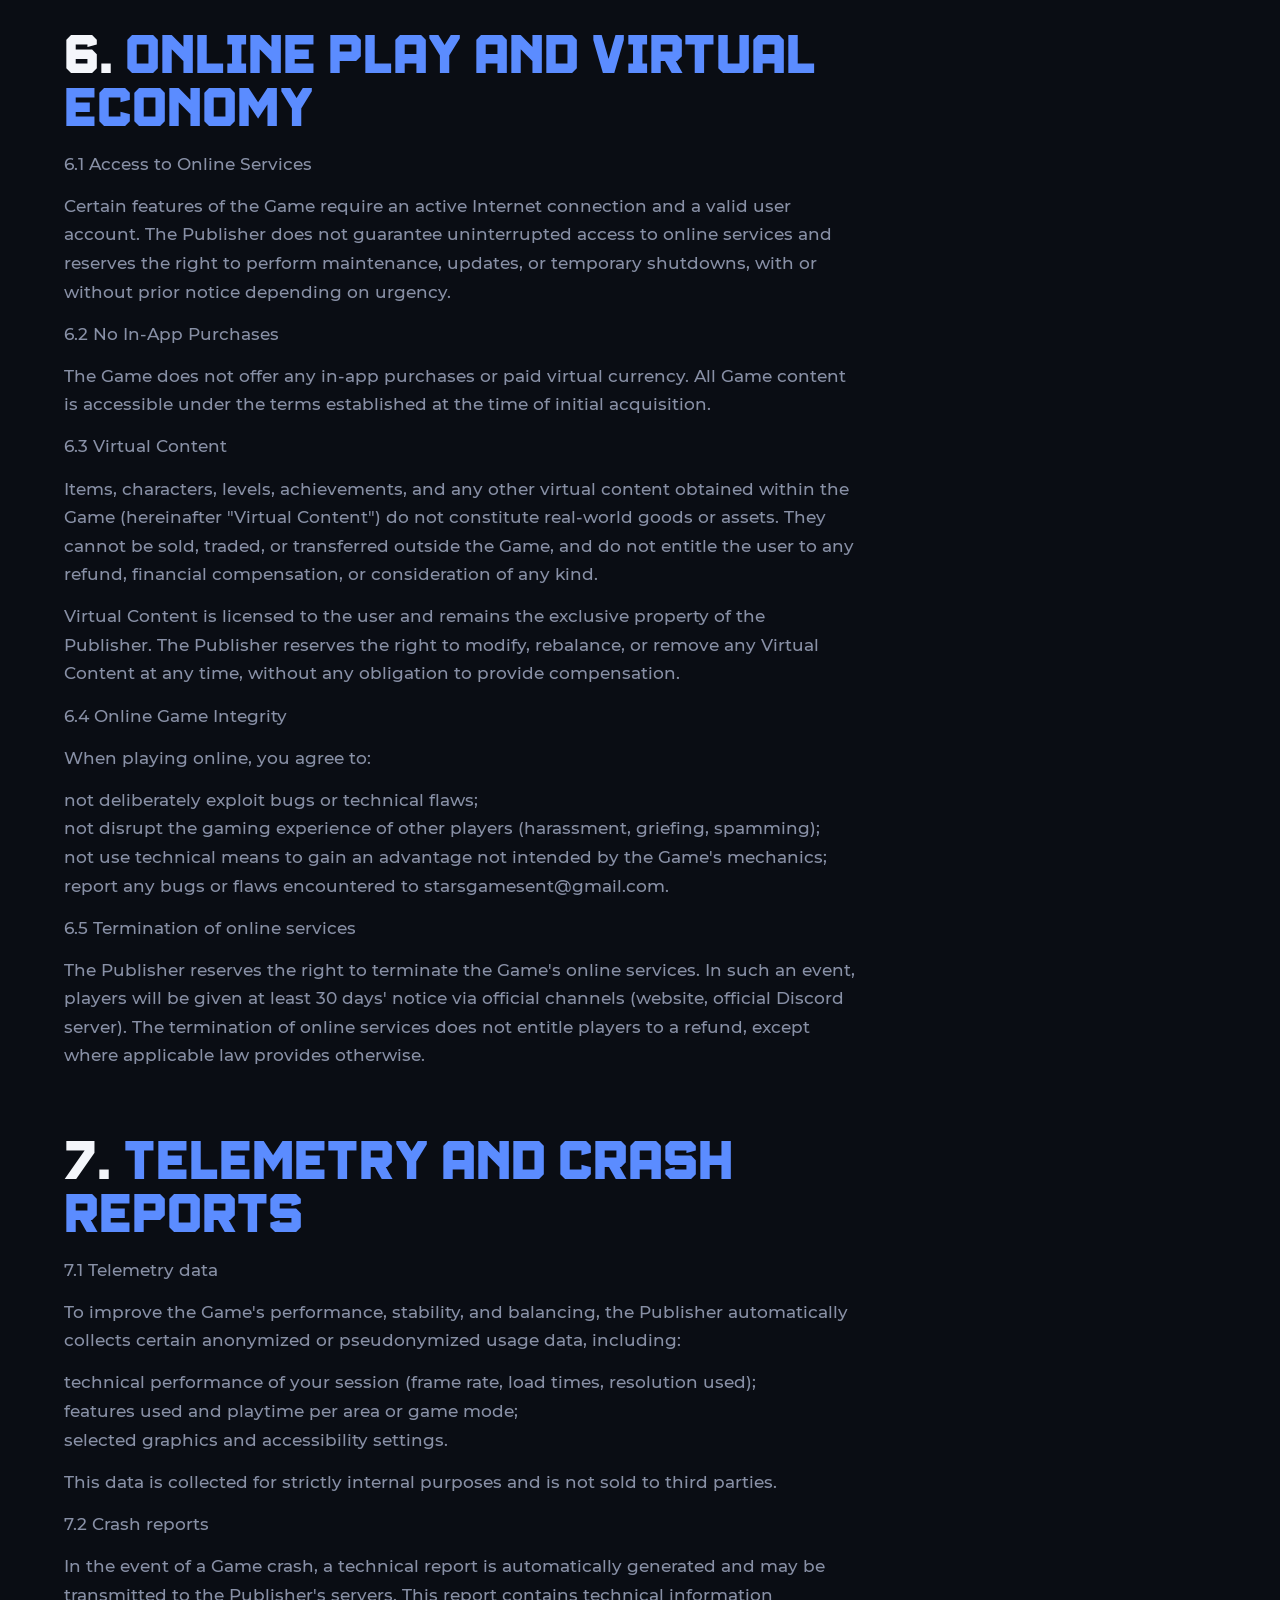
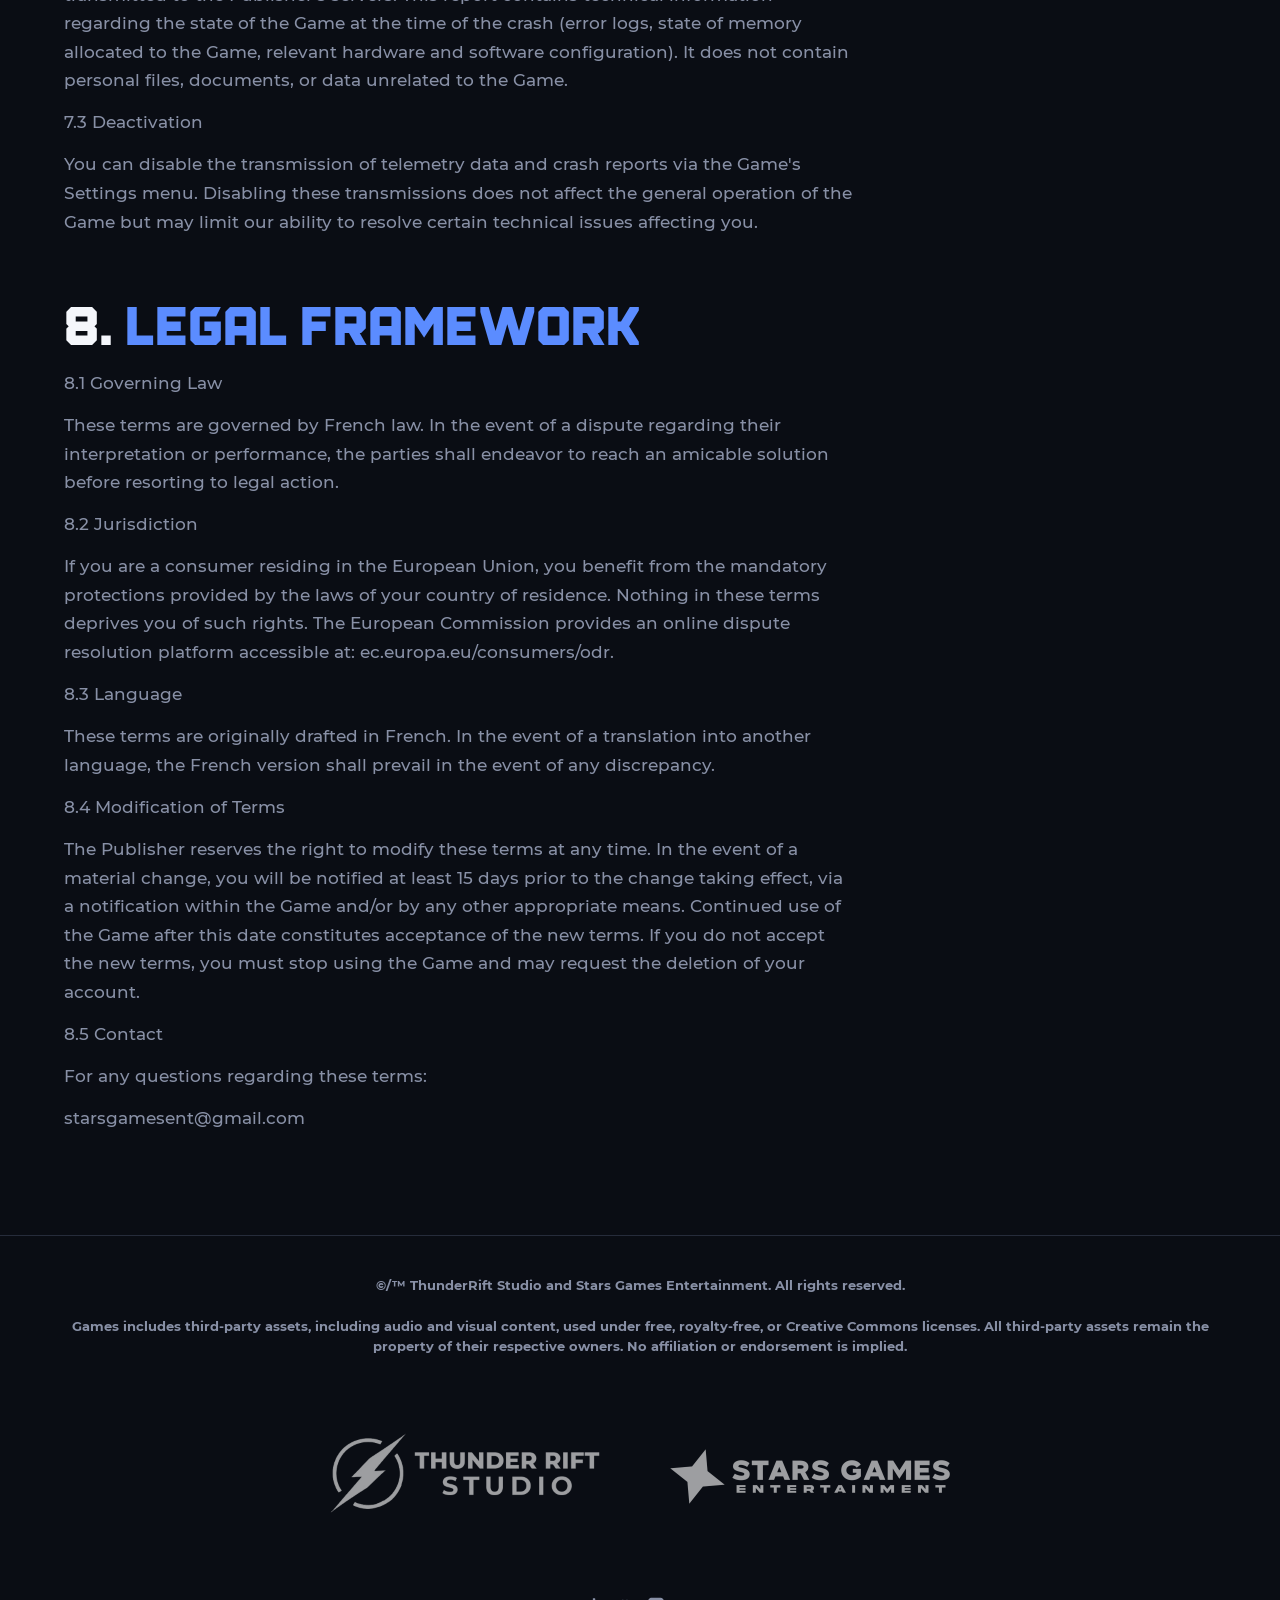
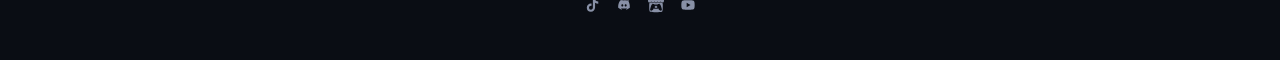
<file: pages/eula_termsofservice.html>
<!DOCTYPE html>
<html lang="en">
<head>
<meta charset="UTF-8">
<meta name="viewport" content="width=device-width, initial-scale=1.0">

<title>ThunderRift Studio - EULA & Terms of Service</title>
<meta name="description" content="Description de cette page.">

<link rel="stylesheet" href="../css/style.css">
<link rel="icon" href="../img/logo.png" type="image/png">
</head>
<body>

<a class="skip-link" href="#main-content">Skip to main content</a>
<div id="top"></div>

<header class="site-header" id="site-header">
  <div class="header-inner">
    <a href="../index.html" class="logo-lockup" aria-label="ThunderRift Studio — Back to home">
      <img src="../img/logo.png" alt="" class="logo-mark" width="36" height="36">
      <span class="logo-text">
        <span class="logo-word">THUNDER<span class="accent"> RIFT STUDIO</span></span>
      </span>
    </a>

    <nav class="main-nav" aria-label="Main navigation">
      <a href="../index.html#games">Games</a>
      <a href="../index.html#about">About</a>
      <a href="../index.html#team">Team</a>
      <a href="../index.html#contact">Contact</a>
    </nav>

    <button class="nav-toggle" id="navToggle" aria-expanded="false" aria-controls="mobileNav" aria-label="Open menu">
      <span></span><span></span><span></span>
    </button>
  </div>

  <nav id="mobileNav" class="mobile-nav" aria-label="Mobile navigation">
    <a href="../index.html#games">Games</a>
    <a href="../index.html#about">About</a>
    <a href="../index.html#team">Team</a>
    <a href="../index.html#contact">Contact</a>
  </nav>
</header>


<main id="main-content">
<div class="page-hero">

  <div class="page-block">

    <h2 class="page-block-title">
      EULA & Terms of Service
    </h2>

    <p class="page-block-text">
      These terms are originally drafted in French. In the event of a translation into another language, the French version shall prevail in the event of any discrepancy.
    </p>
    <p class="page-block-text">
      For any questions regarding these terms: contact starsgamesent@gmail.com
    </p>

  </div>

  <div class="page-block">

    <h2 class="page-block-title">
      1. <span class="accent">License of Use and Intellectual Property</span>
    </h2>

    <p class="page-block-text">
      1.1 Grant of License
    </p>

    <p class="page-block-text">
      Subject to your acceptance of these terms and full payment of any applicable fees, StarsGames Entertainment, the publisher of the Game for ThunderRift Studio (hereinafter "we" or the "Publisher"), grants you a personal, non-exclusive, non-transferable, non-sublicensable, and revocable license to install and use the Game solely for private, non-commercial purposes, in accordance with these terms.
    </p>

    <p class="page-block-text">
      This license does not constitute a sale. You do not acquire any ownership rights to the Game, its components, or its content.
    </p>

    <p class="page-block-text">
      1.2 Restrictions on Use
    </p>

    <p class="page-block-text">
      You are expressly prohibited from doing the following, unless you have obtained prior written authorization from the Publisher:
    </p>

    <ul class="page-block-text">
      <li>reproducing, copying, distributing, or transmitting all or part of the Game;</li>
      <li>reverse engineering, decompiling, disassembling, or attempting to extract the source code of the Game or any of its components;</li>
      <li>modifying, adapting, translating, or creating derivative works based on the Game, except to the extent expressly permitted by the Publisher;</li>
      <li>using automated programs, robots (bots), scripts, or any other tool to interact with the Game without direct human intervention;</li>
      <li>exploiting, sharing, or reselling your account, login credentials, or any in-game content to third parties, whether for payment or free of charge;</li>
      <li>using the Game for commercial purposes, including broadcasting content for profit, without the Publisher's prior written consent.</li>
    </ul>

    <p class="page-block-text">
      1.3 Intellectual Property
    </p>

    <p class="page-block-text">
      The Game, along with all its constituent elements—including but not limited to source code, graphics, animations, sound effects, music, text, characters, names, fictional worlds, logos, and trademarks—is and remains the exclusive property of ThunderRift Studio and/or its licensors and is protected by French and international laws regarding copyright, trademarks, and intellectual property.
    </p>

    <p class="page-block-text">
      The Game is a trademark belonging to ThunderRift Studio. Any unauthorized use is strictly prohibited.
    </p>

    <p class="page-block-text">
      1.4 Content generated by third-party engines
    </p>

    <p class="page-block-text">
      The Game is developed using Unreal Engine, owned by Epic Games, Inc., and is subject to its own end-user license. By installing and using the Game, you also agree to the terms of the Unreal Engine End User License Agreement, available at https://www.unrealengine.com/eula.
    </p>

    <p class="page-block-text">
      1.5 Termination of the license
    </p>

    <p class="page-block-text">
      This license terminates automatically and without notice if you fail to comply with any of these terms. Upon termination, you must immediately cease all use of the Game and delete any copies in your possession. The Publisher reserves the right to suspend or terminate your access to the Game at its sole discretion, particularly in the event of a violation of these terms.
    </p>

  </div>

  <div class="page-block">

    <h2 class="page-block-title">
      2. <span class="accent">Third-Party Components and Assets (Fab / Marketplace)</span>
    </h2>

    <p class="page-block-text">
      2.1 Integration of Third-Party Content
    </p>

    <p class="page-block-text">
      The Game incorporates resources, components, and plugins developed by third parties and acquired via Fab (formerly the Unreal Engine Marketplace), Epic Games' content platform. These elements are used in accordance with applicable license terms, specifically the Fab Standard License and/or the Fab Professional License, as appropriate.
    </p>

    <p class="page-block-text">
      2.2 Rights of Third-Party Creators
    </p>

    <p class="page-block-text">
      Third-party assets integrated into the Game (3D models, textures, animations, visual effects, sounds, plugins, etc.) remain the intellectual property of their respective authors. ThunderRift Studio holds a license allowing it to incorporate them into the Game but claims no ownership rights over these elements.
    </p>

    <p class="page-block-text">
      2.3 No Redistribution
    </p>

    <p class="page-block-text">
      Third-party assets integrated into the Game are not redistributed in isolation. They form an integral part of the Game in compiled form and may not be extracted, reused, or redistributed by users without the written consent of their respective authors and in compliance with the terms of the applicable Fab license.
    </p>

    <p class="page-block-text">
      2.4 Notices and Attributions
    </p>

    <p class="page-block-text">
      In accordance with the obligations of certain third-party licenses, a list of the third-party components and assets used in the Game, along with the corresponding legal notices and credits, is accessible within the Game.
    </p>

    <p class="page-block-text">
      2.5 Limitation of Liability Regarding Third-Party Content
    </p>

    <p class="page-block-text">
      The Publisher shall not be held liable for any defects, errors, or damages potentially associated with third-party components integrated into the Game. Any claim regarding third-party content must be addressed directly to its author or rights holder.
    </p>

  </div>

  <div class="page-block">

    <h2 class="page-block-title">
      3. <span class="accent">User Account and Discord Authentication</span>
    </h2>

    <p class="page-block-text">
      3.1 Account Creation
    </p>

    <p class="page-block-text">
      Accessing the Game's online features requires creating a user account via Discord, using the OAuth2 authentication system provided by Discord Inc. By using this authentication method, you also agree to Discord's Terms of Service (discord.com/terms) and Privacy Policy (discord.com/privacy).
    </p>

    <p class="page-block-text">
      ThunderRift Studio is not responsible for the Discord service, its interruptions, its modifications, or the deletion of your Discord account by Discord Inc.
    </p>

    <p class="page-block-text">
      3.2 Data Retrieved via Discord
    </p>

    <p class="page-block-text">
      When logging in via Discord, the Game retrieves only the information strictly necessary for your identification, namely: your unique Discord identifier (User ID), your username, your avatar, and any permissions requested during authentication. No additional data is retrieved without your explicit consent.
    </p>

    <p class="page-block-text">
      3.3 Account Responsibility
    </p>

    <p class="page-block-text">
      You are solely responsible for the security of your Discord account and, by extension, your access to the Game. Any activity performed using your account is deemed to have been performed by you.
    </p>

    <p class="page-block-text">
      3.4 Account Suspension and Deletion
    </p>

    <p class="page-block-text">
      The Publisher reserves the right to suspend or delete your game account—temporarily or permanently, without prior notice or compensation—in the event of a violation of these terms, fraudulent behavior, cheating, or actions that harm the experience of other players. Deleting your Discord account does not automatically delete the data associated with your game profile; an explicit deletion request must be submitted to the Publisher.
    </p>

    <p class="page-block-text">
      3.5 IP Address and Hardware ID (HWID) Blocking
    </p>

    <p class="page-block-text">
      In the event of a serious or repeated violation of these terms—specifically, proven cheating, circumvention of an existing ban, or an attempt to disable the Anti-Cheat—the Publisher reserves the right to implement, either cumulatively or alternatively, the following measures:
    </p>

    <ul class="page-block-text">
      <li>blocking the public IP address used during the relevant session, which may temporarily or permanently affect the ability to connect to the Game's online services from that address;</li>
      <li>banning the hardware ID (HWID) associated with the equipment used, making it impossible to create a new account or reconnect to the Game from that hardware, regardless of the login credentials used.</li>
    </ul>

    <p class="page-block-text">
      These measures may be applied independently of any action taken against the user account. They are intended to protect the integrity of the Game and the experience of the entire community.
    </p>

  </div>

  <div class="page-block">

    <h2 class="page-block-title">
      4. <span class="accent">Personal Data and Supabase Infrastructure</span>
    </h2>

    <p class="page-block-text">
      4.1 Data Controller
    </p>

    <p class="page-block-text">
      In connection with the use of the Game, ThunderRift Studio, acting as the data controller within the meaning of Regulation (EU) 2016/679 (GDPR), collects and processes certain personal data concerning you.
    </p>

    <p class="page-block-text">
      4.2 Data Infrastructure, Supabase
    </p>

    <p class="page-block-text">
      Data relating to your account and your progress in the Game is hosted and managed via Supabase, a Database-as-a-Service (DBaaS) platform. Supabase acts as a data processor within the meaning of the GDPR and processes your data solely based on ThunderRift Studio's instructions, in accordance with a Data Processing Agreement (DPA) in effect between the two parties.
    </p>

    <p class="page-block-text">
      ThunderRift Studio ensures that data is hosted in regions that comply with European legal requirements. For more information on Supabase's practices, please visit: supabase.com/privacy.
    </p>

    <p class="page-block-text">
      4.3 Data Collected
    </p>

    <p class="page-block-text">
      As part of the Game's operation, the following data may be collected and processed:
    </p>

    <ul class="page-block-text">
      <li>Identification data: Discord ID, username;</li>
      <li>Progression data: level, inventory, character statistics, unlocked achievements;</li>
      <li>Technical data: IP address (for security and anti-cheat purposes), login timestamps, connection region, hardware identifier;</li>
      <li>Behavioral data: match history, in-game events for balancing purposes.</li>
    </ul>

    <p class="page-block-text">
      4.4 Your Rights
    </p>

    <p class="page-block-text">
      In accordance with the GDPR, you have the right to access, rectify, erase, and port your personal data, as well as the right to restrict or object to its processing. To exercise these rights, please contact us at: starsgamesent@gmail.com. You also have the right to lodge a complaint with the CNIL (cnil.fr).
    </p>

  </div>

  <div class="page-block">

    <h2 class="page-block-title">
      5. <span class="accent">Anti-Cheat System</span>
    </h2>

    <p class="page-block-text">
      5.1 Presence of an anti-cheat system
    </p>

    <p class="page-block-text">
      The Game incorporates a cheat detection and prevention system (hereinafter "the Anti-Cheat"), which is active from the moment the Game is launched. By installing and using the Game, you expressly consent to the activation and operation of this system.
    </p>

    <p class="page-block-text">
      5.2 Operation and data analyzed
    </p>

    <p class="page-block-text">
      As part of its function, the Anti-Cheat may:
    </p>

    <ul class="page-block-text">
      <li>analyze active processes on your system during the game session to detect any cheating software, memory injection, or Game manipulation;</li>
      <li>collect technical identifiers regarding your hardware (hardware fingerprint) for detection and persistent banning purposes;</li>
      <li>transmit anonymized technical information regarding detected anomalies to our servers.</li>
    </ul>

    <p class="page-block-text">
      The Anti-Cheat does not access any personal data unrelated to the integrity of the Game (documents, personal files, browsing history, etc.).
    </p>

    <p class="page-block-text">
      5.3 Prohibited behaviors
    </p>

    <p class="page-block-text">
      The following are considered cheating and will result in sanctions:
    </p>

    <ul class="page-block-text">
      <li>use of programs that modify memory values (trainers, cheat engines, etc.);</li>
      <li>code injection into Game processes;</li>
      <li>automation of in-game actions (bots, unauthorized macros);</li>
      <li>any attempt to bypass, disable, or modify the Anti-Cheat.</li>
    </ul>

    <p class="page-block-text">
      5.4 Sanctions
    </p>

    <p class="page-block-text">
      In the event of confirmed cheating, the Publisher reserves the right to apply, at its sole discretion, one or more of the following sanctions:
    </p>

    <ul class="page-block-text">
      <li>warning;</li>
      <li>temporary account suspension;</li>
      <li>permanent ban of the account and/or hardware identifier/IP address.</li>
    </ul>

    <p class="page-block-text">
      An appeal process is available on our Discord server. The Publisher undertakes to review any dispute made in good faith within 14 business days, without, however, guaranteeing the lifting of the sanction.
    </p>

  </div>

  <div class="page-block">

    <h2 class="page-block-title">
      6. <span class="accent">Online Play and Virtual Economy</span>
    </h2>

    <p class="page-block-text">
      6.1 Access to Online Services
    </p>

    <p class="page-block-text">
      Certain features of the Game require an active Internet connection and a valid user account. The Publisher does not guarantee uninterrupted access to online services and reserves the right to perform maintenance, updates, or temporary shutdowns, with or without prior notice depending on urgency.
    </p>

    <p class="page-block-text">
      6.2 No In-App Purchases
    </p>

    <p class="page-block-text">
      The Game does not offer any in-app purchases or paid virtual currency. All Game content is accessible under the terms established at the time of initial acquisition.
    </p>

    <p class="page-block-text">
      6.3 Virtual Content
    </p>

    <p class="page-block-text">
      Items, characters, levels, achievements, and any other virtual content obtained within the Game (hereinafter "Virtual Content") do not constitute real-world goods or assets. They cannot be sold, traded, or transferred outside the Game, and do not entitle the user to any refund, financial compensation, or consideration of any kind.
    </p>

    <p class="page-block-text">
      Virtual Content is licensed to the user and remains the exclusive property of the Publisher. The Publisher reserves the right to modify, rebalance, or remove any Virtual Content at any time, without any obligation to provide compensation.
    </p>

    <p class="page-block-text">
      6.4 Online Game Integrity
    </p>

    <p class="page-block-text">
      When playing online, you agree to:
    </p>

    <ul class="page-block-text">
      <li>not deliberately exploit bugs or technical flaws;</li>
      <li>not disrupt the gaming experience of other players (harassment, griefing, spamming);</li>
      <li>not use technical means to gain an advantage not intended by the Game's mechanics;</li>
      <li>report any bugs or flaws encountered to starsgamesent@gmail.com.</li>
    </ul>

    <p class="page-block-text">
      6.5 Termination of online services
    </p>

    <p class="page-block-text">
      The Publisher reserves the right to terminate the Game's online services. In such an event, players will be given at least 30 days' notice via official channels (website, official Discord server). The termination of online services does not entitle players to a refund, except where applicable law provides otherwise.
    </p>

  </div>

  <div class="page-block">

    <h2 class="page-block-title">
      7. <span class="accent">Telemetry and Crash Reports</span>
    </h2>

    <p class="page-block-text">
      7.1 Telemetry data
    </p>

    <p class="page-block-text">
      To improve the Game's performance, stability, and balancing, the Publisher automatically collects certain anonymized or pseudonymized usage data, including:
    </p>

    <ul class="page-block-text">
      <li>technical performance of your session (frame rate, load times, resolution used);</li>
      <li>features used and playtime per area or game mode;</li>
      <li>selected graphics and accessibility settings.</li>
    </ul>

    <p class="page-block-text">
      This data is collected for strictly internal purposes and is not sold to third parties.
    </p>

    <p class="page-block-text">
      7.2 Crash reports
    </p>

    <p class="page-block-text">
      In the event of a Game crash, a technical report is automatically generated and may be transmitted to the Publisher's servers. This report contains technical information regarding the state of the Game at the time of the crash (error logs, state of memory allocated to the Game, relevant hardware and software configuration). It does not contain personal files, documents, or data unrelated to the Game.
    </p>

    <p class="page-block-text">
      7.3 Deactivation
    </p>

    <p class="page-block-text">
      You can disable the transmission of telemetry data and crash reports via the Game's Settings menu. Disabling these transmissions does not affect the general operation of the Game but may limit our ability to resolve certain technical issues affecting you.
    </p>

  </div>

  <div class="page-block">

    <h2 class="page-block-title">
      8. <span class="accent">Legal Framework</span>
    </h2>

    <p class="page-block-text">
      8.1 Governing Law
    </p>

    <p class="page-block-text">
      These terms are governed by French law. In the event of a dispute regarding their interpretation or performance, the parties shall endeavor to reach an amicable solution before resorting to legal action.
    </p>

    <p class="page-block-text">
      8.2 Jurisdiction
    </p>

    <p class="page-block-text">
      If you are a consumer residing in the European Union, you benefit from the mandatory protections provided by the laws of your country of residence. Nothing in these terms deprives you of such rights. The European Commission provides an online dispute resolution platform accessible at: ec.europa.eu/consumers/odr.
    </p>

    <p class="page-block-text">
      8.3 Language
    </p>

    <p class="page-block-text">
      These terms are originally drafted in French. In the event of a translation into another language, the French version shall prevail in the event of any discrepancy.
    </p>

    <p class="page-block-text">
      8.4 Modification of Terms
    </p>

    <p class="page-block-text">
      The Publisher reserves the right to modify these terms at any time. In the event of a material change, you will be notified at least 15 days prior to the change taking effect, via a notification within the Game and/or by any other appropriate means. Continued use of the Game after this date constitutes acceptance of the new terms. If you do not accept the new terms, you must stop using the Game and may request the deletion of your account.
    </p>

    <p class="page-block-text">
      8.5 Contact
    </p>

    <p class="page-block-text">
      For any questions regarding these terms:
    </p>

    <ul class="page-block-text">
      <li>starsgamesent@gmail.com</li>
    </ul>

  </div>

</div>
</main>


<footer class="site-footer">
  <div class="footer-inner">
    <p class="footer-copy">©/™ ThunderRift Studio and Stars Games Entertainment. All rights reserved.</p>
    <p class="footer-copy">Games includes third-party assets, including audio and visual content,
used under free, royalty-free, or Creative Commons licenses. All third-party assets remain the property of their respective owners.
No affiliation or endorsement is implied.</p>

    <ul class="studio-logos" aria-label="Our partner studios">
      <li><img src="../img/studio1.png" alt="Partner studio logo 1" loading="lazy"></li>
      <li><img src="../img/studio2.png" alt="Partner studio logo 2" loading="lazy"></li>
    </ul>

    <div class="footer-socials" aria-label="Social media">
      <a href="https://www.tiktok.com/@thunderriftstudio" aria-label="TikTok"><svg viewBox="0 0 24 24" width="16" height="16" aria-hidden="true"><path fill="currentColor" d="M16.6 2h-3.3v14.1c0 1.6-1.3 2.9-2.9 2.9a2.9 2.9 0 0 1-2.9-2.9 2.9 2.9 0 0 1 2.9-2.9c.3 0 .6 0 .9.1V9.9c-.3 0-.6-.1-.9-.1a6.2 6.2 0 0 0-6.2 6.2A6.2 6.2 0 0 0 10.4 22a6.2 6.2 0 0 0 6.2-6.2V8.6a8.2 8.2 0 0 0 4.8 1.5V6.8a4.8 4.8 0 0 1-4.8-4.8Z"/></svg></a>
      <a href="https://discord.gg/MJ3hh37nez" aria-label="Discord"><svg viewBox="0 0 24 24" width="16" height="16" aria-hidden="true"><path fill="currentColor" d="M20.3 5.4A18 18 0 0 0 15.9 4l-.3.6a13 13 0 0 1 3.7 1.4 15 15 0 0 0-11.9 0A13 13 0 0 1 11 4.6L10.7 4a18 18 0 0 0-4.4 1.4C3.6 9.1 3 12.7 3.3 16.3A17.9 17.9 0 0 0 8.3 19l.7-1.2a11.5 11.5 0 0 1-1.9-.9l.5-.4a13 13 0 0 0 8.8 0l.5.4a11.5 11.5 0 0 1-1.9.9l.7 1.2a17.9 17.9 0 0 0 5-2.7c.4-4.2-.6-7.7-2.4-11ZM9.5 14.4c-.8 0-1.5-.8-1.5-1.7s.7-1.7 1.5-1.7 1.5.8 1.5 1.7-.7 1.7-1.5 1.7Zm5 0c-.8 0-1.5-.8-1.5-1.7s.7-1.7 1.5-1.7 1.5.8 1.5 1.7-.7 1.7-1.5 1.7Z"/></svg></a>
      <a href="https://thunderrift-sudio.itch.io/" aria-label="Itch.io"><svg viewBox="0 0 24 24" width="16" height="16" aria-hidden="true"><path fill="currentColor" d="M3.13 1.338C2.08 1.96.02 4.328 0 4.95v1.03c0 1.303 1.22 2.45 2.325 2.45 1.33 0 2.436-1.102 2.436-2.41 0 1.308 1.07 2.41 2.4 2.41 1.328 0 2.362-1.102 2.362-2.41 0 1.308 1.137 2.41 2.466 2.41h.024c1.33 0 2.466-1.102 2.466-2.41 0 1.308 1.034 2.41 2.363 2.41 1.33 0 2.4-1.102 2.4-2.41 0 1.308 1.106 2.41 2.435 2.41C22.78 8.43 24 7.282 24 5.98V4.95c-.02-.62-2.082-2.99-3.13-3.612-3.253-.114-5.508-.134-8.87-.133-3.362 0-7.945.053-8.87.133zm6.376 6.477a2.74 2.74 0 0 1-.468.602c-.5.49-1.19.795-1.947.795a2.786 2.786 0 0 1-1.95-.795c-.182-.178-.32-.37-.446-.59-.127.222-.303.412-.486.59a2.788 2.788 0 0 1-1.95.795c-.092 0-.187-.025-.264-.052-.107 1.113-.152 2.176-.168 2.95v.005l-.006 1.167c.02 2.334-.23 7.564 1.03 8.85 1.952.454 5.545.662 9.15.663 3.605 0 7.198-.21 9.15-.664 1.26-1.284 1.01-6.514 1.03-8.848l-.006-1.167v-.004c-.016-.775-.06-1.838-.168-2.95-.077.026-.172.052-.263.052a2.788 2.788 0 0 1-1.95-.795c-.184-.178-.36-.368-.486-.59-.127.22-.265.412-.447.59a2.786 2.786 0 0 1-1.95.794c-.76 0-1.446-.303-1.948-.793a2.74 2.74 0 0 1-.468-.602 2.738 2.738 0 0 1-.463.602 2.787 2.787 0 0 1-1.95.794h-.16a2.787 2.787 0 0 1-1.95-.793 2.738 2.738 0 0 1-.464-.602zm-2.004 2.59v.002c.795.002 1.5 0 2.373.953.687-.072 1.406-.108 2.125-.107.72 0 1.438.035 2.125.107.873-.953 1.578-.95 2.372-.953.376 0 1.876 0 2.92 2.934l1.123 4.028c.832 2.995-.266 3.068-1.636 3.07-2.03-.075-3.156-1.55-3.156-3.025-1.124.184-2.436.276-3.748.277-1.312 0-2.624-.093-3.748-.277 0 1.475-1.125 2.95-3.156 3.026-1.37-.004-2.468-.077-1.636-3.072l1.122-4.027c1.045-2.934 2.545-2.934 2.92-2.934zM12 12.714c-.002.002-2.14 1.964-2.523 2.662l1.4-.056v1.22c0 .056.56.033 1.123.007.562.026 1.124.05 1.124-.008v-1.22l1.4.055C14.138 14.677 12 12.713 12 12.713z"/></svg></a>
      <a href="https://www.youtube.com/@ThunderRiftStudio" aria-label="YouTube"><svg viewBox="0 0 24 24" width="16" height="16" aria-hidden="true"><path fill="currentColor" d="M22 12s0-3.1-.4-4.6a3 3 0 0 0-2.1-2.1C17.9 5 12 5 12 5s-5.9 0-7.5.3a3 3 0 0 0-2.1 2.1C2 8.9 2 12 2 12s0 3.1.4 4.6a3 3 0 0 0 2.1 2.1C6.1 19 12 19 12 19s5.9 0 7.5-.3a3 3 0 0 0 2.1-2.1c.4-1.5.4-4.6.4-4.6ZM10 15.3V8.7L15.8 12 10 15.3Z"/></svg></a>
    </div>
  </div>
</footer>
<!-- ─── FIN FOOTER ─────────────────────────────── -->

<a href="#top" class="back-to-top" id="backToTop" aria-label="Back to top">↑</a>

<script src="../js/script.js"></script>
</body>
</html>
</file>
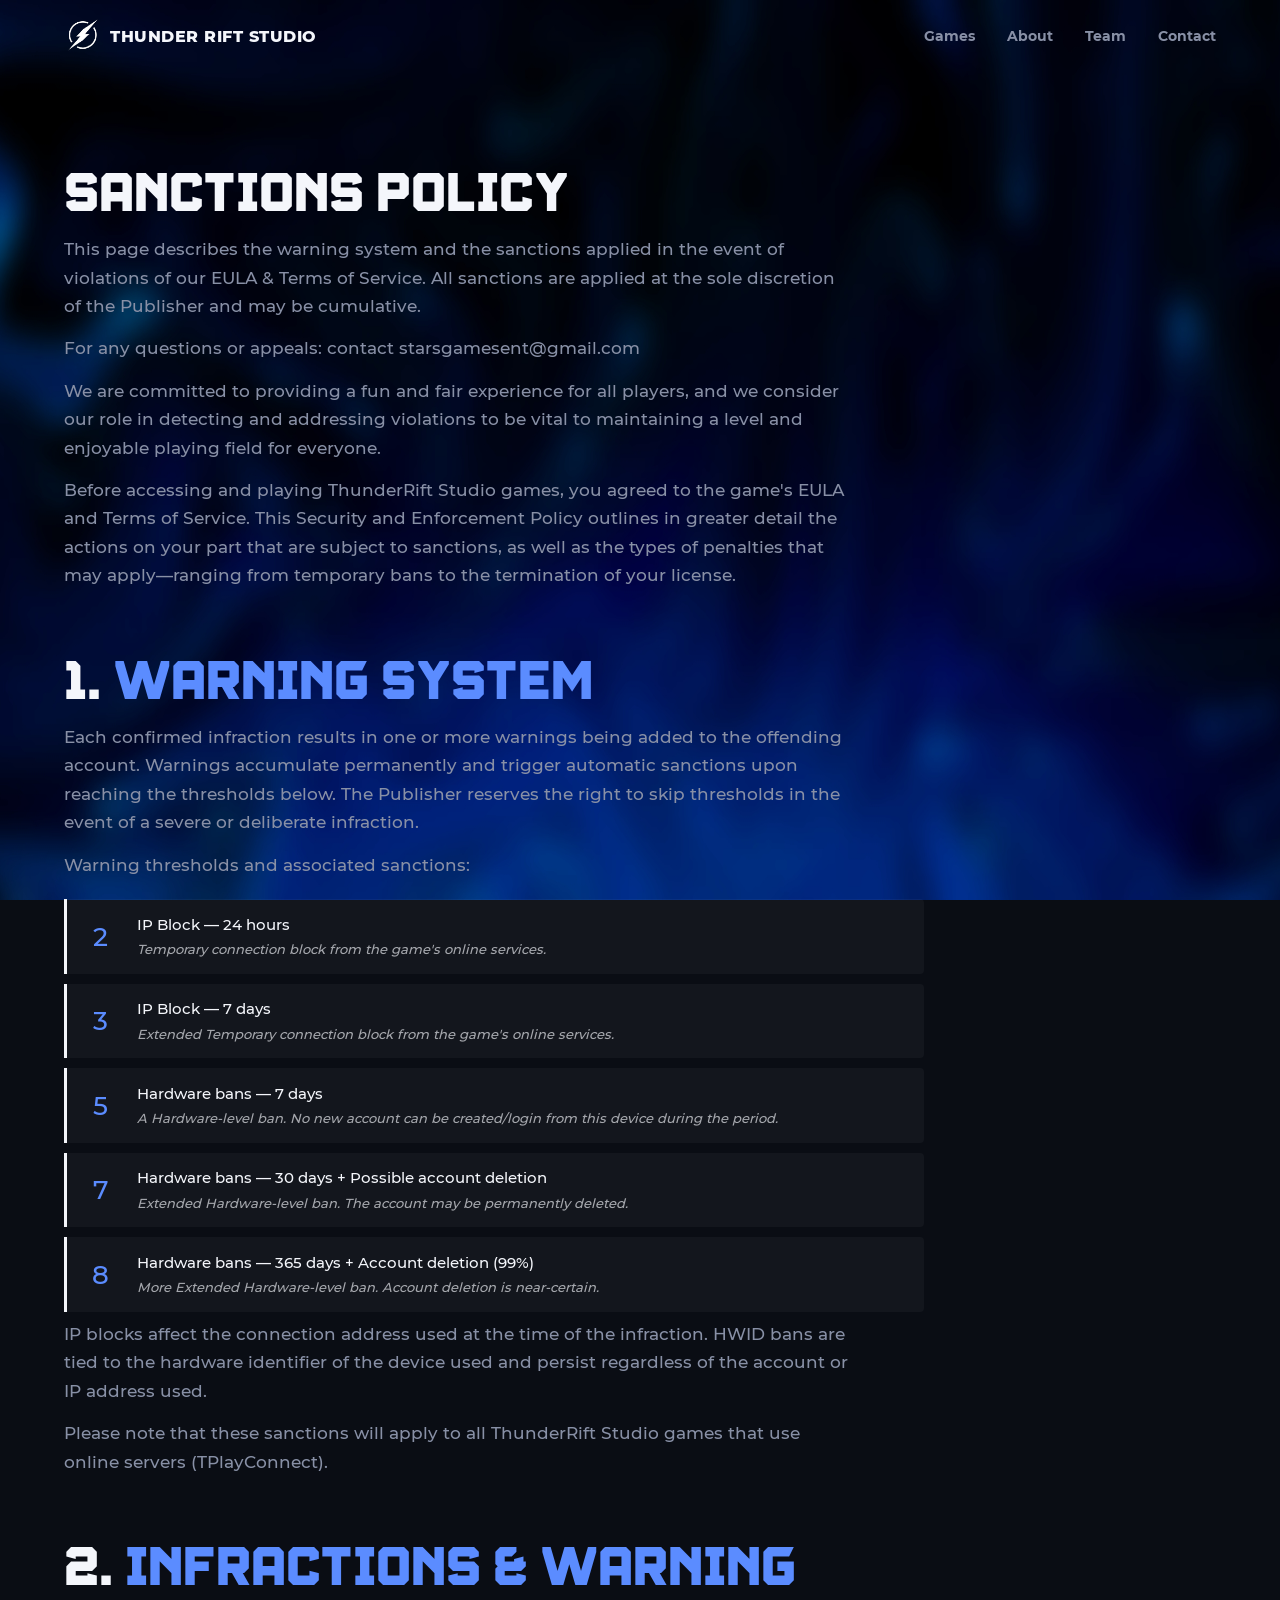
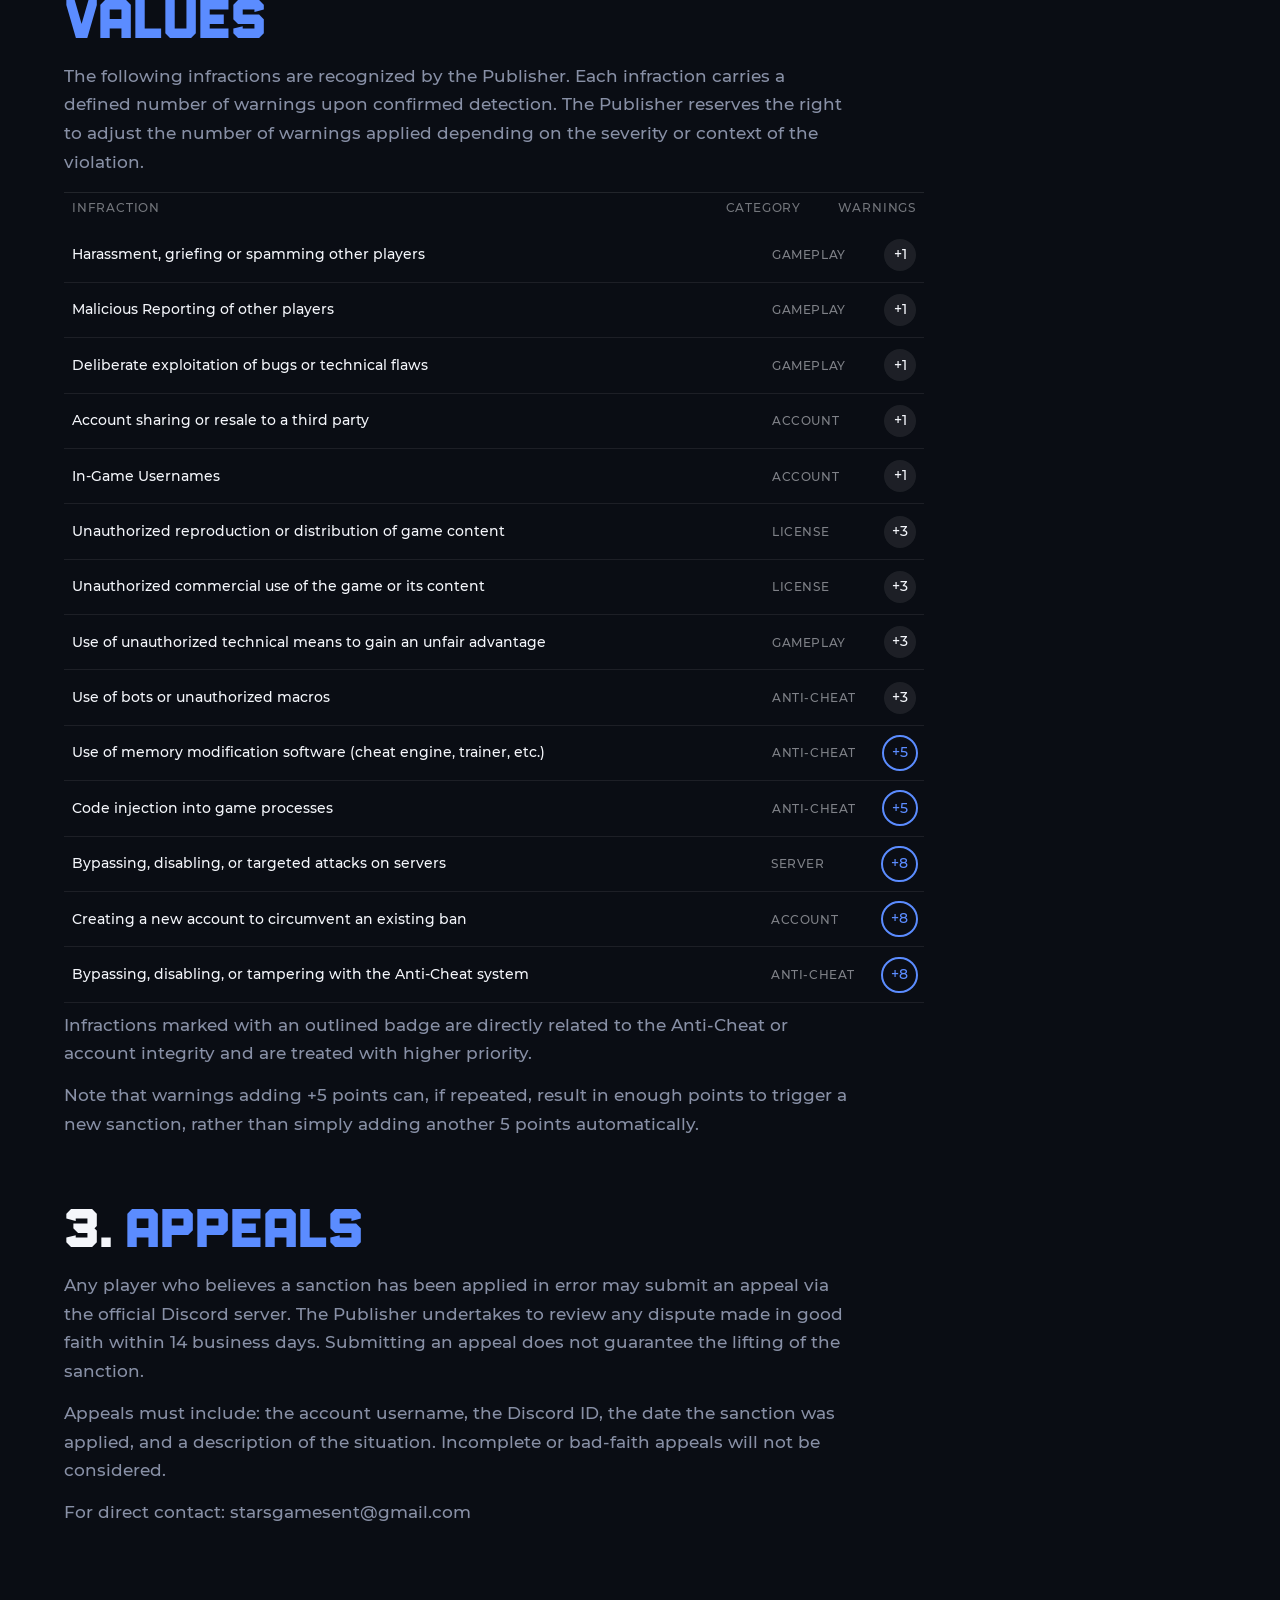
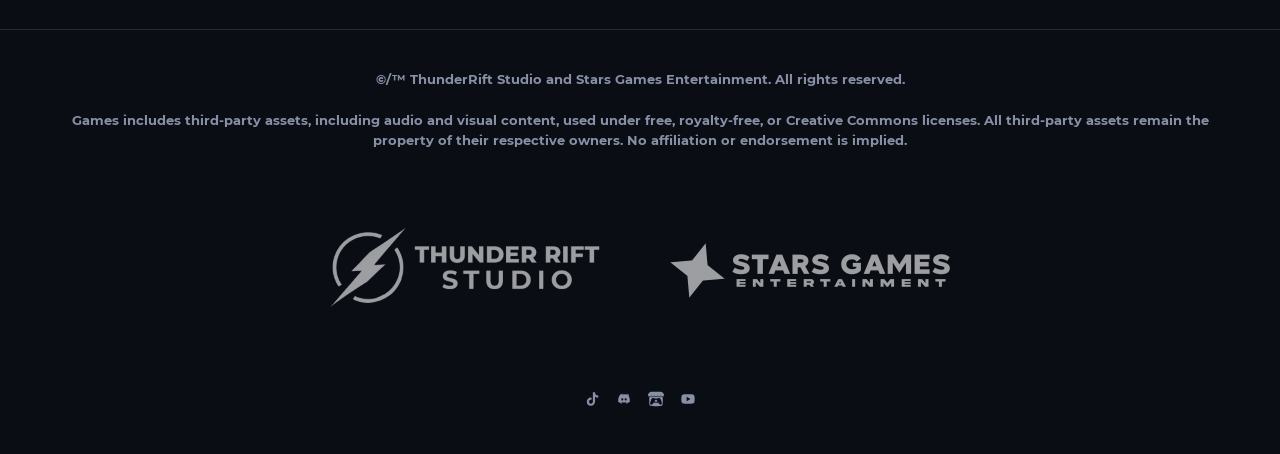
<file: pages/sanctions.html>
<!DOCTYPE html>
<html lang="en">
<head>
<meta charset="UTF-8">
<meta name="viewport" content="width=device-width, initial-scale=1.0">

<title>ThunderRift Studio - Sanctions Policy</title>
<meta name="description" content="Sanctions policy and warning system for ThunderRift Studio games.">

<link rel="stylesheet" href="../css/style.css">
<link rel="icon" href="../img/logo.png" type="image/png">

<style>
  .sanctions-ladder {
    display: flex;
    flex-direction: column;
    gap: 0.6rem;
    margin: 1.25rem 0 0.5rem;
  }

  .sanction-step {
    display: flex;
    align-items: center;
    gap: 1.25rem;
    padding: 0.85rem 1.1rem;
    border-left: 3px solid currentColor;
    background: rgba(255, 255, 255, 0.04);
    border-radius: 0 4px 4px 0;
  }

  .sanction-step .accent {
    font-size: 1.6rem;
    font-weight: 900;
    min-width: 2rem;
    text-align: center;
    line-height: 1;
  }

  .sanction-step-info {
    display: flex;
    flex-direction: column;
    gap: 0.15rem;
  }

  .sanction-step-title {
    font-weight: 700;
    font-size: 0.95rem;
  }

  .sanction-step-note {
    font-size: 0.82rem;
    opacity: 0.65;
    font-style: italic;
  }

  .infractions-grid {
    display: flex;
    flex-direction: column;
    gap: 0;
    margin: 1rem 0 0.5rem;
    border-top: 1px solid rgba(255, 255, 255, 0.1);
  }

  .infraction-row {
    display: flex;
    align-items: center;
    justify-content: space-between;
    gap: 1rem;
    padding: 0.7rem 0.5rem;
    border-bottom: 1px solid rgba(255, 255, 255, 0.08);
  }

  .infraction-label {
    font-size: 0.9rem;
    flex: 1;
  }

  .infraction-category {
    font-size: 0.75rem;
    opacity: 0.5;
    text-transform: uppercase;
    letter-spacing: 0.05em;
    min-width: 6rem;
  }

  .warn-badge {
    display: inline-flex;
    align-items: center;
    justify-content: center;
    min-width: 2rem;
    height: 2rem;
    padding: 0 0.5rem;
    border-radius: 999px;
    font-weight: 900;
    font-size: 0.85rem;
    background: rgba(255, 255, 255, 0.08);
    white-space: nowrap;
  }

  .warn-badge.accent {
    background: transparent;
    outline: 2px solid currentColor;
  }

  .infractions-header {
    display: flex;
    align-items: center;
    justify-content: space-between;
    gap: 1rem;
    padding: 0.4rem 0.5rem 0.6rem;
    font-size: 0.72rem;
    text-transform: uppercase;
    letter-spacing: 0.07em;
    opacity: 0.45;
    font-weight: 700;
  }
</style>
</head>
<body>

<a class="skip-link" href="#main-content">Skip to main content</a>
<div id="top"></div>

<header class="site-header" id="site-header">
  <div class="header-inner">
    <a href="../index.html" class="logo-lockup" aria-label="ThunderRift Studio — Back to home">
      <img src="../img/logo.png" alt="" class="logo-mark" width="36" height="36">
      <span class="logo-text">
        <span class="logo-word">THUNDER<span class="accent"> RIFT STUDIO</span></span>
      </span>
    </a>

    <nav class="main-nav" aria-label="Main navigation">
      <a href="../index.html#games">Games</a>
      <a href="../index.html#about">About</a>
      <a href="../index.html#team">Team</a>
      <a href="../index.html#contact">Contact</a>
    </nav>

    <button class="nav-toggle" id="navToggle" aria-expanded="false" aria-controls="mobileNav" aria-label="Open menu">
      <span></span><span></span><span></span>
    </button>
  </div>

  <nav id="mobileNav" class="mobile-nav" aria-label="Mobile navigation">
    <a href="../index.html#games">Games</a>
    <a href="../index.html#about">About</a>
    <a href="../index.html#team">Team</a>
    <a href="../index.html#contact">Contact</a>
  </nav>
</header>


<main id="main-content">
<div class="page-hero">

  <div class="page-block">

    <h2 class="page-block-title">
      Sanctions Policy
    </h2>

    <p class="page-block-text">
      This page describes the warning system and the sanctions applied in the event of violations of our <a href="eula_termsofservice.html">EULA &amp; Terms of Service</a>. All sanctions are applied at the sole discretion of the Publisher and may be cumulative.
    </p>

    <p class="page-block-text">
      For any questions or appeals: contact starsgamesent@gmail.com
    </p>

    <p class="page-block-text">
      We are committed to providing a fun and fair experience for all players, and we consider our role in detecting and addressing violations to be vital to maintaining a level and enjoyable playing field for everyone.
    </p>

    <p class="page-block-text">
      Before accessing and playing ThunderRift Studio games, you agreed to the game's EULA and Terms of Service. This Security and Enforcement Policy outlines in greater detail the actions on your part that are subject to sanctions, as well as the types of penalties that may apply—ranging from temporary bans to the termination of your license.
    </p>

  </div>

  <div class="page-block">

    <h2 class="page-block-title">
      1. <span class="accent">Warning System</span>
    </h2>

    <p class="page-block-text">
      Each confirmed infraction results in one or more warnings being added to the offending account. Warnings accumulate permanently and trigger automatic sanctions upon reaching the thresholds below. The Publisher reserves the right to skip thresholds in the event of a severe or deliberate infraction.
    </p>

    <p class="page-block-text">
      Warning thresholds and associated sanctions:
    </p>

    <div class="sanctions-ladder">

      <div class="sanction-step">
        <span class="accent">2</span>
        <div class="sanction-step-info">
          <span class="sanction-step-title">IP Block — 24 hours</span>
          <span class="sanction-step-note">Temporary connection block from the game's online services.</span>
        </div>
      </div>

      <div class="sanction-step">
        <span class="accent">3</span>
        <div class="sanction-step-info">
          <span class="sanction-step-title">IP Block — 7 days</span>
          <span class="sanction-step-note">Extended Temporary connection block from the game's online services.</span>
        </div>
      </div>

      <div class="sanction-step">
        <span class="accent">5</span>
        <div class="sanction-step-info">
          <span class="sanction-step-title">Hardware bans — 7 days</span>
          <span class="sanction-step-note">A Hardware-level ban. No new account can be created/login from this device during the period.</span>
        </div>
      </div>

      <div class="sanction-step">
        <span class="accent">7</span>
        <div class="sanction-step-info">
          <span class="sanction-step-title">Hardware bans — 30 days + Possible account deletion</span>
          <span class="sanction-step-note">Extended Hardware-level ban. The account may be permanently deleted.</span>
        </div>
      </div>

      <div class="sanction-step">
        <span class="accent">8</span>
        <div class="sanction-step-info">
          <span class="sanction-step-title">Hardware bans — 365 days + Account deletion (99%)</span>
          <span class="sanction-step-note">More Extended Hardware-level ban. Account deletion is near-certain.</span>
        </div>
      </div>

    </div>

    <p class="page-block-text">
      IP blocks affect the connection address used at the time of the infraction. HWID bans are tied to the hardware identifier of the device used and persist regardless of the account or IP address used.
    </p>

    <p class="page-block-text">
      Please note that these sanctions will apply to all ThunderRift Studio games that use online servers (TPlayConnect).
    </p>

  </div>


  <div class="page-block">

    <h2 class="page-block-title">
      2. <span class="accent">Infractions &amp; Warning Values</span>
    </h2>

    <p class="page-block-text">
      The following infractions are recognized by the Publisher. Each infraction carries a defined number of warnings upon confirmed detection. The Publisher reserves the right to adjust the number of warnings applied depending on the severity or context of the violation.
    </p>


<!-- warns lists -->

    <div class="infractions-grid">

      <div class="infractions-header">
        <span style="flex:1">Infraction</span>
        <span style="min-width:6rem">Category</span>
        <span style="min-width:2rem;text-align:center">Warnings</span>
      </div>

      <div class="infraction-row">
        <span class="infraction-label">Harassment, griefing or spamming other players</span>
        <span class="infraction-category">Gameplay</span>
        <span class="warn-badge">+1</span>
      </div>

      <div class="infraction-row">
        <span class="infraction-label">Malicious Reporting of other players</span>
        <span class="infraction-category">Gameplay</span>
        <span class="warn-badge">+1</span>
      </div>

      <div class="infraction-row">
        <span class="infraction-label">Deliberate exploitation of bugs or technical flaws</span>
        <span class="infraction-category">Gameplay</span>
        <span class="warn-badge">+1</span>
      </div>

      <div class="infraction-row">
        <span class="infraction-label">Account sharing or resale to a third party</span>
        <span class="infraction-category">Account</span>
        <span class="warn-badge">+1</span>
      </div>

      <div class="infraction-row">
        <span class="infraction-label">In-Game Usernames</span>
        <span class="infraction-category">Account</span>
        <span class="warn-badge">+1</span>
      </div>

      <div class="infraction-row">
        <span class="infraction-label">Unauthorized reproduction or distribution of game content</span>
        <span class="infraction-category">License</span>
        <span class="warn-badge">+3</span>
      </div>

      <div class="infraction-row">
        <span class="infraction-label">Unauthorized commercial use of the game or its content</span>
        <span class="infraction-category">License</span>
        <span class="warn-badge">+3</span>
      </div>

      <div class="infraction-row">
        <span class="infraction-label">Use of unauthorized technical means to gain an unfair advantage</span>
        <span class="infraction-category">Gameplay</span>
        <span class="warn-badge">+3</span>
      </div>

      <div class="infraction-row">
        <span class="infraction-label">Use of bots or unauthorized macros</span>
        <span class="infraction-category">Anti-Cheat</span>
        <span class="warn-badge">+3</span>
      </div>

      <div class="infraction-row">
        <span class="infraction-label">Use of memory modification software (cheat engine, trainer, etc.)</span>
        <span class="infraction-category">Anti-Cheat</span>
        <span class="warn-badge accent">+5</span>
      </div>

      <div class="infraction-row">
        <span class="infraction-label">Code injection into game processes</span>
        <span class="infraction-category">Anti-Cheat</span>
        <span class="warn-badge accent">+5</span>
      </div>

      <div class="infraction-row">
        <span class="infraction-label">Bypassing, disabling, or targeted attacks on servers</span>
        <span class="infraction-category">Server</span>
        <span class="warn-badge accent">+8</span>
      </div>

      <div class="infraction-row">
        <span class="infraction-label">Creating a new account to circumvent an existing ban</span>
        <span class="infraction-category">Account</span>
        <span class="warn-badge accent">+8</span>
      </div>

      <div class="infraction-row">
        <span class="infraction-label">Bypassing, disabling, or tampering with the Anti-Cheat system</span>
        <span class="infraction-category">Anti-Cheat</span>
        <span class="warn-badge accent">+8</span>
      </div>

    </div>


    <p class="page-block-text">
      Infractions marked with an outlined badge are directly related to the Anti-Cheat or account integrity and are treated with higher priority.
    </p>
    <p class="page-block-text">
      Note that warnings adding +5 points can, if repeated, result in enough points to trigger a new sanction, rather than simply adding another 5 points automatically.
    </p>

  </div>

  <div class="page-block">

    <h2 class="page-block-title">
      3. <span class="accent">Appeals</span>
    </h2>

    <p class="page-block-text">
      Any player who believes a sanction has been applied in error may submit an appeal via the official Discord server. The Publisher undertakes to review any dispute made in good faith within 14 business days. Submitting an appeal does not guarantee the lifting of the sanction.
    </p>

    <p class="page-block-text">
      Appeals must include: the account username, the Discord ID, the date the sanction was applied, and a description of the situation. Incomplete or bad-faith appeals will not be considered.
    </p>

    <p class="page-block-text">
      For direct contact: starsgamesent@gmail.com
    </p>

  </div>

</div>
</main>


<footer class="site-footer">
  <div class="footer-inner">
    <p class="footer-copy">©/™ ThunderRift Studio and Stars Games Entertainment. All rights reserved.</p>
    <p class="footer-copy">Games includes third-party assets, including audio and visual content,
used under free, royalty-free, or Creative Commons licenses. All third-party assets remain the property of their respective owners.
No affiliation or endorsement is implied.</p>

    <ul class="studio-logos" aria-label="Our partner studios">
      <li><img src="../img/studio1.png" alt="Partner studio logo 1" loading="lazy"></li>
      <li><img src="../img/studio2.png" alt="Partner studio logo 2" loading="lazy"></li>
    </ul>

    <div class="footer-socials" aria-label="Social media">
      <a href="https://www.tiktok.com/@thunderriftstudio" aria-label="TikTok"><svg viewBox="0 0 24 24" width="16" height="16" aria-hidden="true"><path fill="currentColor" d="M16.6 2h-3.3v14.1c0 1.6-1.3 2.9-2.9 2.9a2.9 2.9 0 0 1-2.9-2.9 2.9 2.9 0 0 1 2.9-2.9c.3 0 .6 0 .9.1V9.9c-.3 0-.6-.1-.9-.1a6.2 6.2 0 0 0-6.2 6.2A6.2 6.2 0 0 0 10.4 22a6.2 6.2 0 0 0 6.2-6.2V8.6a8.2 8.2 0 0 0 4.8 1.5V6.8a4.8 4.8 0 0 1-4.8-4.8Z"/></svg></a>
      <a href="https://discord.gg/MJ3hh37nez" aria-label="Discord"><svg viewBox="0 0 24 24" width="16" height="16" aria-hidden="true"><path fill="currentColor" d="M20.3 5.4A18 18 0 0 0 15.9 4l-.3.6a13 13 0 0 1 3.7 1.4 15 15 0 0 0-11.9 0A13 13 0 0 1 11 4.6L10.7 4a18 18 0 0 0-4.4 1.4C3.6 9.1 3 12.7 3.3 16.3A17.9 17.9 0 0 0 8.3 19l.7-1.2a11.5 11.5 0 0 1-1.9-.9l.5-.4a13 13 0 0 0 8.8 0l.5.4a11.5 11.5 0 0 1-1.9.9l.7 1.2a17.9 17.9 0 0 0 5-2.7c.4-4.2-.6-7.7-2.4-11ZM9.5 14.4c-.8 0-1.5-.8-1.5-1.7s.7-1.7 1.5-1.7 1.5.8 1.5 1.7-.7 1.7-1.5 1.7Zm5 0c-.8 0-1.5-.8-1.5-1.7s.7-1.7 1.5-1.7 1.5.8 1.5 1.7-.7 1.7-1.5 1.7Z"/></svg></a>
      <a href="https://thunderrift-sudio.itch.io/" aria-label="Itch.io"><svg viewBox="0 0 24 24" width="16" height="16" aria-hidden="true"><path fill="currentColor" d="M3.13 1.338C2.08 1.96.02 4.328 0 4.95v1.03c0 1.303 1.22 2.45 2.325 2.45 1.33 0 2.436-1.102 2.436-2.41 0 1.308 1.07 2.41 2.4 2.41 1.328 0 2.362-1.102 2.362-2.41 0 1.308 1.137 2.41 2.466 2.41h.024c1.33 0 2.466-1.102 2.466-2.41 0 1.308 1.034 2.41 2.363 2.41 1.33 0 2.4-1.102 2.4-2.41 0 1.308 1.106 2.41 2.435 2.41C22.78 8.43 24 7.282 24 5.98V4.95c-.02-.62-2.082-2.99-3.13-3.612-3.253-.114-5.508-.134-8.87-.133-3.362 0-7.945.053-8.87.133zm6.376 6.477a2.74 2.74 0 0 1-.468.602c-.5.49-1.19.795-1.947.795a2.786 2.786 0 0 1-1.95-.795c-.182-.178-.32-.37-.446-.59-.127.222-.303.412-.486.59a2.788 2.788 0 0 1-1.95.795c-.092 0-.187-.025-.264-.052-.107 1.113-.152 2.176-.168 2.95v.005l-.006 1.167c.02 2.334-.23 7.564 1.03 8.85 1.952.454 5.545.662 9.15.663 3.605 0 7.198-.21 9.15-.664 1.26-1.284 1.01-6.514 1.03-8.848l-.006-1.167v-.004c-.016-.775-.06-1.838-.168-2.95-.077.026-.172.052-.263.052a2.788 2.788 0 0 1-1.95-.795c-.184-.178-.36-.368-.486-.59-.127.22-.265.412-.447.59a2.786 2.786 0 0 1-1.95.794c-.76 0-1.446-.303-1.948-.793a2.74 2.74 0 0 1-.468-.602 2.738 2.738 0 0 1-.463.602 2.787 2.787 0 0 1-1.95.794h-.16a2.787 2.787 0 0 1-1.95-.793 2.738 2.738 0 0 1-.464-.602zm-2.004 2.59v.002c.795.002 1.5 0 2.373.953.687-.072 1.406-.108 2.125-.107.72 0 1.438.035 2.125.107.873-.953 1.578-.95 2.372-.953.376 0 1.876 0 2.92 2.934l1.123 4.028c.832 2.995-.266 3.068-1.636 3.07-2.03-.075-3.156-1.55-3.156-3.025-1.124.184-2.436.276-3.748.277-1.312 0-2.624-.093-3.748-.277 0 1.475-1.125 2.95-3.156 3.026-1.37-.004-2.468-.077-1.636-3.072l1.122-4.027c1.045-2.934 2.545-2.934 2.92-2.934zM12 12.714c-.002.002-2.14 1.964-2.523 2.662l1.4-.056v1.22c0 .056.56.033 1.123.007.562.026 1.124.05 1.124-.008v-1.22l1.4.055C14.138 14.677 12 12.713 12 12.713z"/></svg></a>
      <a href="https://www.youtube.com/@ThunderRiftStudio" aria-label="YouTube"><svg viewBox="0 0 24 24" width="16" height="16" aria-hidden="true"><path fill="currentColor" d="M22 12s0-3.1-.4-4.6a3 3 0 0 0-2.1-2.1C17.9 5 12 5 12 5s-5.9 0-7.5.3a3 3 0 0 0-2.1 2.1C2 8.9 2 12 2 12s0 3.1.4 4.6a3 3 0 0 0 2.1 2.1C6.1 19 12 19 12 19s5.9 0 7.5-.3a3 3 0 0 0 2.1-2.1c.4-1.5.4-4.6.4-4.6ZM10 15.3V8.7L15.8 12 10 15.3Z"/></svg></a>
    </div>
  </div>
</footer>

<a href="#top" class="back-to-top" id="backToTop" aria-label="Back to top">↑</a>

<script src="../js/script.js"></script>
</body>
</html>
</file>
<file: css/style.css>
/* ============================================================
   THUNDERRIFT STUDIO — All rights reserved.
   ============================================================ */

@font-face {
  font-family: 'TR-Title';
  src: url('../fonts/title.ttf') format('truetype');
  font-weight: 400 700;
  font-style: normal;
  font-display: swap;
}
@font-face {
  font-family: 'TR-Brand';
  src: url('../fonts/thr.ttf') format('truetype');
  font-weight: 400 700;
  font-style: normal;
  font-display: swap;
}
@font-face {
  font-family: 'TR-Text';
  src: url('../fonts/text.ttf') format('truetype');
  font-weight: 400 700;
  font-style: normal;
  font-display: swap;
}
@font-face {
  font-family: 'TR-Mono';
  src: url('../fonts/mono.ttf') format('truetype');
  font-weight: 400 700;
  font-style: normal;
  font-display: swap;
}

:root {
  --bg-void: #0A0D14;
  --bg-panel: #11151F;
  --bg-panel-2: #171C29;
  --line: #262C3B;
  --storm-gray: #4A5468;
  --rift-blue: #5B8CFF;
  --rift-glow: #A9C4FF;
  --text-primary: #F4F6FB;
  --text-muted: #8890A6;

  --font-display: 'TR-Title', 'Arial Narrow', sans-serif;
  --font-body: 'TR-Text', -apple-system, 'Segoe UI', sans-serif;
  --font-mono: 'TR-Mono', 'Courier New', monospace;
  --font-brand: 'TR-Brand', 'Arial Narrow', sans-serif;

  --section-pad: clamp(4rem, 8vw, 8rem);
  --container-w: 1200px;
}

*, *::before, *::after { box-sizing: border-box; }
html { scroll-behavior: smooth; }
body {
  margin: 0;
  background-color: var(--bg-void);
  color: var(--text-primary);
  font-family: var(--font-body);
  font-size: 16px;
  line-height: 1.6;
  -webkit-font-smoothing: antialiased;
  position: relative;
}

body::before {
  content: '';
  position: fixed;
  inset: 0;
  z-index: -1;
  background-color: var(--bg-void);
  background-image: url('../img/bg-texture.jpg');
  background-repeat: no-repeat;
  background-position: center;
  background-size: 100% 100%;
}
img { max-width: 100%; display: block; }
a { color: inherit; text-decoration: none; }
h1, h2, h3 { font-family: var(--font-display); margin: 0; line-height: 1.1; }
p { margin: 0; }
ul { list-style: none; margin: 0; padding: 0; }
button { font-family: inherit; }

.skip-link {
  position: absolute;
  left: -999px;
  top: 0;
  background: var(--rift-blue);
  color: var(--bg-void);
  padding: .75rem 1.25rem;
  z-index: 200;
  font-family: var(--font-mono);
  font-size: .85rem;
}
.skip-link:focus { left: 1rem; top: 1rem; }

:focus-visible {
  outline: 2px solid var(--rift-blue);
  outline-offset: 3px;
}

.eyebrow {
  font-family: var(--font-mono);
  font-size: .8rem;
  letter-spacing: .15em;
  text-transform: uppercase;
  color: var(--rift-blue);
  margin: 0 0 .75rem;
}

.accent { color: var(--rift-blue); }

.section-head {
  max-width: var(--container-w);
  margin: 0 auto;
  padding: 0 1.5rem;
}
.section-head h2 {
  font-size: clamp(1.8rem, 3.5vw, 2.6rem);
  font-weight: 600;
  max-width: 30ch;
}

.btn {
  display: inline-flex;
  align-items: center;
  gap: .5rem;
  padding: .9rem 1.6rem;
  font-family: var(--font-mono);
  font-size: .85rem;
  letter-spacing: .04em;
  border-radius: 2px;
  transition: transform .15s ease, background .2s ease, border-color .2s ease;
}
.btn-primary {
  background: var(--rift-blue);
  color: var(--bg-void);
  font-weight: 500;
}
.btn-primary:hover { transform: translateY(-2px); background: var(--rift-glow); }
.btn-ghost {
  border: 1px solid var(--line);
  color: var(--text-primary);
}
.btn-ghost:hover { border-color: var(--rift-blue); transform: translateY(-2px); }

.link-arrow {
  font-family: var(--font-mono);
  font-size: .85rem;
  color: var(--rift-blue);
  display: inline-block;
  margin-top: 1.25rem;
  transition: gap .2s ease;
}
.link-arrow:hover { text-decoration: underline; }

.site-header {
  position: fixed;
  top: 0; left: 0; right: 0;
  z-index: 100;
  background: transparent;
  border-bottom: 1px solid transparent;
  transition: background .25s ease, border-color .25s ease;
}
.site-header.scrolled {
  background: rgba(10, 13, 20, 0.85);
  backdrop-filter: blur(10px);
  border-bottom: 1px solid var(--line);
}
.header-inner {
  max-width: var(--container-w);
  margin: 0 auto;
  padding: .9rem 1.5rem;
  display: flex;
  align-items: center;
  justify-content: space-between;
}

.logo-lockup {
  display: flex;
  align-items: center;
  gap: .65rem;
  padding: .25rem .25rem .25rem 0;
}
.logo-mark { flex-shrink: 0; }
.logo-text { display: flex; flex-direction: column; }
.logo-word {
  font-family: var(--font-brand);
  font-weight: 600;
  font-size: 1rem;
  letter-spacing: .03em;
}
.logo-word .accent { color: inherit; }

.main-nav { display: flex; gap: 2rem; }
.main-nav a {
  font-family: var(--font-mono);
  font-size: .85rem;
  color: var(--text-muted);
  transition: color .2s ease;
  margin-right: 0;
}
.main-nav a:not(:last-child) { margin-right: 2rem; }
.main-nav { gap: 0; }
.main-nav a:hover { color: var(--text-primary); }

.nav-toggle {
  display: none;
  flex-direction: column;
  justify-content: center;
  gap: 5px;
  width: 36px;
  height: 36px;
  background: transparent;
  border: none;
  cursor: pointer;
}
.nav-toggle span {
  display: block;
  height: 2px;
  background: var(--text-primary);
  transition: transform .2s ease, opacity .2s ease;
}
.nav-toggle[aria-expanded="true"] span:nth-child(1) { transform: translateY(7px) rotate(45deg); }
.nav-toggle[aria-expanded="true"] span:nth-child(2) { opacity: 0; }
.nav-toggle[aria-expanded="true"] span:nth-child(3) { transform: translateY(-7px) rotate(-45deg); }

.mobile-nav {
  display: none;
  flex-direction: column;
  padding: 0 1.5rem 1.5rem;
  gap: 1rem;
}
.mobile-nav a {
  font-family: var(--font-mono);
  font-size: .95rem;
  color: var(--text-muted);
  padding: .5rem 0;
  border-bottom: 1px solid var(--line);
}
.mobile-nav.open { display: flex; }

/* ─── Hero ──────────────────────────────────── */
.hero {
  position: relative;
  height: 100vh;       /* plein écran exact — scroll révèle la suite */
  min-height: 560px;   /* plancher pour les très petits écrans */
  display: flex;
  align-items: center;
  overflow: hidden;
  background: radial-gradient(ellipse at 70% 20%, var(--bg-panel-2) 0%, var(--bg-void) 60%);
}
.hero-bg { position: absolute; inset: 0; z-index: 1; }

/* ─── Hero video background ─────────────────── */
.hero-video {
  position: absolute;
  inset: 0;
  width: 100%;
  height: 100%;
  object-fit: cover;
  z-index: 0;
}
.hero-video-overlay {
  position: absolute;
  inset: 0;
  z-index: 0;
  background: radial-gradient(ellipse at 70% 20%, rgba(23, 28, 41, 0.55) 0%, rgba(10, 13, 20, 0.88) 60%);
}

/* ─── Hero bolt ─────────────────────────────── */
.rift-svg { width: 100%; height: 100%; }

.bolt-halo {
  opacity: 0;
  animation:
    halo-in    0.35s ease 1.9s forwards,
    glow-pulse 3.2s ease-in-out 2.25s infinite;
}

.bolt-core {
  stroke-dasharray: 1520;
  stroke-dashoffset: 1520;
  animation: draw-bolt 1.55s cubic-bezier(.42,0,.12,1) 0.25s forwards;
}

.bolt-shine {
  stroke-dasharray: 1520;
  stroke-dashoffset: 1520;
  opacity: 0;
  animation:
    draw-bolt  1.55s cubic-bezier(.42,0,.12,1) 0.35s forwards,
    shine-fade 0.55s ease 2.1s forwards;
}

@keyframes draw-bolt {
  0%   { stroke-dashoffset: 1520; opacity: 0; }
  4%   { opacity: 1; }
  /* rush du haut vers le shoulder */
  52%  { stroke-dashoffset: 360; }
  /* micro-stutter électrique #1 */
  58%  { stroke-dashoffset: 400; }
  /* reprise rapide vers le bas */
  78%  { stroke-dashoffset: 85;  }
  /* micro-stutter électrique #2 */
  85%  { stroke-dashoffset: 115; }
  100% { stroke-dashoffset: 0; opacity: 1; }
}

@keyframes halo-in {
  to { opacity: 0.11; }
}

@keyframes glow-pulse {
  0%, 100% { opacity: 0.11; }
  50%       { opacity: 0.22; }
}

@keyframes shine-fade {
  to { opacity: 0; }
}

/* ─── Hero content ──────────────────────────── */
.hero-content {
  position: relative;
  z-index: 2;
  max-width: var(--container-w);
  margin: 0 auto;
  padding: 7rem 1.5rem 4rem;
  width: 100%;
}
.hero-title {
  font-size: clamp(2.6rem, 7vw, 5.5rem);
  font-weight: 700;
  letter-spacing: .01em;
  margin-bottom: 1.5rem;
}
.hero-sub {
  max-width: 46ch;
  color: var(--text-muted);
  font-size: 1.05rem;
  margin-bottom: 2.5rem;
}
.hero-actions { display: flex; gap: 1rem; flex-wrap: wrap; }

.games {
  padding: var(--section-pad) 0;
  border-top: 1px solid var(--line);
}
.games .section-head { margin-bottom: 3rem; }

.game-card {
  max-width: var(--container-w);
  margin: 0 auto 5rem;
  padding: 0 1.5rem;
  display: grid;
  grid-template-columns: 1.1fr 1fr;
  gap: 3rem;
  align-items: center;
}
.game-card:last-child { margin-bottom: 0; }
.game-card.reverse { direction: rtl; }
.game-card.reverse > * { direction: ltr; }

.game-media {
  border: 1px solid var(--line);
  overflow: hidden;
  background: var(--bg-panel);
}
.game-media img { width: 100%; height: auto; }

.game-tag {
  font-family: var(--font-mono);
  font-size: .75rem;
  letter-spacing: .1em;
  text-transform: uppercase;
  color: var(--rift-blue);
  margin-bottom: .75rem;
}
.game-info h3 {
  font-size: clamp(1.6rem, 3vw, 2.1rem);
  margin-bottom: 1rem;
}
.game-info p:not(.game-tag) { color: var(--text-muted); }

.about {
  position: relative;
  overflow: hidden;
  padding: var(--section-pad) 0;
  background: var(--bg-panel);
  border-top: 1px solid var(--line);
  border-bottom: 1px solid var(--line);
}
.about-watermark {
  position: absolute;
  right: -4%;
  left: auto;
  top: 50%;
  transform: translateY(-50%);
  height: 130%;
  width: auto;
  max-width: none;
  opacity: .06;
  z-index: 0;
  pointer-events: none;
  user-select: none;
}
.about-inner {
  position: relative;
  z-index: 1;
  max-width: var(--container-w);
  margin: 0 auto;
  padding: 0 1.5rem;
}
.about h2 {
  font-size: clamp(1.8rem, 3.5vw, 2.6rem);
  max-width: 22ch;
  margin-bottom: 1.5rem;
}
.about-lead {
  max-width: 62ch;
  color: var(--text-muted);
  font-size: 1.05rem;
  margin-bottom: 3.5rem;
}
.about-grid {
  display: grid;
  grid-template-columns: repeat(3, 1fr);
  gap: 2rem;
}
.about-item {
  border-top: 1px solid var(--line);
  padding-top: 1.25rem;
}
.about-num {
  font-family: var(--font-mono);
  color: var(--rift-blue);
  font-size: .9rem;
}
.about-item h3 {
  font-size: 1.1rem;
  margin: .5rem 0 .5rem;
  font-weight: 600;
}
.about-item p { color: var(--text-muted); font-size: .95rem; }

.team {
  padding: var(--section-pad) 0;
}
.team .section-head { margin-bottom: 3rem; }
.team-grid {
  max-width: var(--container-w);
  margin: 0 auto;
  padding: 0 1.5rem;
  display: grid;
  grid-template-columns: repeat(4, 1fr);
  gap: 1.5rem;
}
.team-card img {
  width: 100%;
  aspect-ratio: 1;
  object-fit: cover;
  margin-bottom: 1rem;
  border: 1px solid var(--line);
}
.team-card h3 { font-size: 1.05rem; font-weight: 600; margin-bottom: .25rem; }
.team-role { font-family: var(--font-mono); font-size: .8rem; color: var(--text-muted); }

.contact {
  padding: var(--section-pad) 0;
  background: var(--bg-panel);
  border-top: 1px solid var(--line);
  text-align: center;
}
.contact-inner {
  max-width: 620px;
  margin: 0 auto;
  padding: 0 1.5rem;
}
.contact h2 {
  font-size: clamp(1.8rem, 3.5vw, 2.6rem);
  margin-bottom: 1rem;
}
.contact-lead { color: var(--text-muted); margin-bottom: 2rem; }
.contact-email {
  font-family: var(--font-mono);
  font-size: 1.1rem;
  color: var(--rift-blue);
  border-bottom: 1px solid var(--rift-blue);
  padding-bottom: 2px;
}
.contact-email:hover { color: var(--rift-glow); border-color: var(--rift-glow); }

.socials {
  display: flex;
  justify-content: center;
  gap: 1.25rem;
  margin-top: 3rem;
}
.social-link {
  width: 44px; height: 44px;
  display: flex; align-items: center; justify-content: center;
  border: 1px solid var(--line);
  color: var(--text-muted);
  transition: color .2s ease, border-color .2s ease, transform .2s ease;
}
.social-link:hover { color: var(--rift-blue); border-color: var(--rift-blue); transform: translateY(-2px); }

.site-footer {
  border-top: 1px solid var(--line);
  padding: 2.5rem 0;
}
.footer-inner {
  max-width: var(--container-w);
  margin: 0 auto;
  padding: 0 1.5rem;
  display: flex;
  flex-direction: column;
  align-items: center;
  justify-content: center;
  gap: 1.25rem;
  text-align: center;
}
.footer-copy {
  font-family: var(--font-mono);
  font-size: .8rem;
  color: var(--text-muted);
}
.studio-logos {
  display: flex;
  align-items: center;
  justify-content: center;
  gap: 1.5rem;
  flex-wrap: wrap;
}
.studio-logos img {
  width: auto;
  height: auto;
  opacity: .6;
  filter: grayscale(1);
  transition: opacity .2s ease, filter .2s ease;
}
.studio-logos img:hover {
  opacity: 1;
  filter: grayscale(0);
}
.footer-socials { display: flex; gap: 1rem; }
.footer-socials a { color: var(--text-muted); }
.footer-socials a:hover { color: var(--rift-blue); }

.back-to-top {
  position: fixed;
  bottom: 2rem;
  right: 2rem;
  width: 44px;
  height: 44px;
  display: flex;
  align-items: center;
  justify-content: center;
  background: var(--bg-panel-2);
  border: 1px solid var(--line);
  color: var(--rift-blue);
  font-size: 1.1rem;
  z-index: 90;
  opacity: 0;
  visibility: hidden;
  transform: translateY(8px);
  transition: opacity .25s ease, transform .25s ease, visibility .25s;
}
.back-to-top.visible {
  opacity: 1;
  visibility: visible;
  transform: translateY(0);
}
.back-to-top:hover { border-color: var(--rift-blue); }

/* ─── Responsive ────────────────────────────── */
@media (max-width: 860px) {
  .main-nav { display: none; }
  .nav-toggle { display: flex; }
  .game-card { grid-template-columns: 1fr; }
  .game-card.reverse { direction: ltr; }
  .about-grid { grid-template-columns: 1fr; gap: 1.5rem; }
  .team-grid { grid-template-columns: repeat(2, 1fr); }
}

@media (max-width: 480px) {
  .hero-actions { flex-direction: column; align-items: flex-start; }
  .footer-inner { flex-direction: column; align-items: flex-start; }
}

/* ─── Reduced motion ────────────────────────── */
@media (prefers-reduced-motion: reduce) {
  html { scroll-behavior: auto; }
  .bolt-core  { animation: none; stroke-dashoffset: 0; }
  .bolt-shine { animation: none; opacity: 0; }
  .bolt-halo  { animation: none; opacity: 0.11; }
  .btn, .social-link, .back-to-top { transition: none; }
}

/* ============================================================
   PAGE TEMPLATE — styles réutilisables pour toutes les pages
   ============================================================ */
.page-hero {
  padding: calc(var(--section-pad) + 4rem) 0 var(--section-pad);
  max-width: var(--container-w);
  margin: 0 auto;
  padding-left: 1.5rem;
  padding-right: 1.5rem;
}

/* ─── Bloc titre + texte (copiable-collable) ─ */
.page-block {
  margin-bottom: 4rem;
  max-width: 860px;
}
.page-block:last-child { margin-bottom: 0; }

.page-block-title {
  font-family: var(--font-display); /* title.ttf */
  font-size: clamp(1.8rem, 4vw, 3rem);
  font-weight: 700;
  color: var(--text-primary);
  line-height: 1.1;
  margin: 0 0 1rem 0;
  text-align: left;
}

.page-block-title .accent { color: var(--rift-blue); }

.page-block-text {
  font-family: var(--font-body); /* text.ttf */
  font-size: 1.05rem;
  color: var(--text-muted);
  line-height: 1.7;
  margin: 0;
  text-align: left;
  max-width: 72ch;
}

.page-block-text + .page-block-text {
  margin-top: .85rem; /* plusieurs paragraphes empilés */
}

/* ─── Font Abriph (dédiée à la page anti-cheat) ─ */
@font-face {
  font-family: 'TR-Abriph';
  src: url('../fonts/abriph.ttf') format('truetype');
  font-weight: 400 700;
  font-style: normal;
  font-display: swap;
}

/* ─── Page Abriph ────────────────────────────── */
.abriph-banner {
  width: 100%;
  max-height: 480px;
  object-fit: cover;
  object-position: center;
  display: block;
  border-bottom: 1px solid var(--line);
}

.abriph-title {
  font-family: 'TR-Abriph', 'Arial Narrow', sans-serif;
  font-size: clamp(2.4rem, 6vw, 5rem);
  font-weight: 700;
  color: var(--text-primary);
  line-height: 1.05;
  margin: 0 0 1.25rem 0;
  text-align: left;
  letter-spacing: .02em;
}

.abriph-title .accent { color: var(--rift-blue); }
</file>
